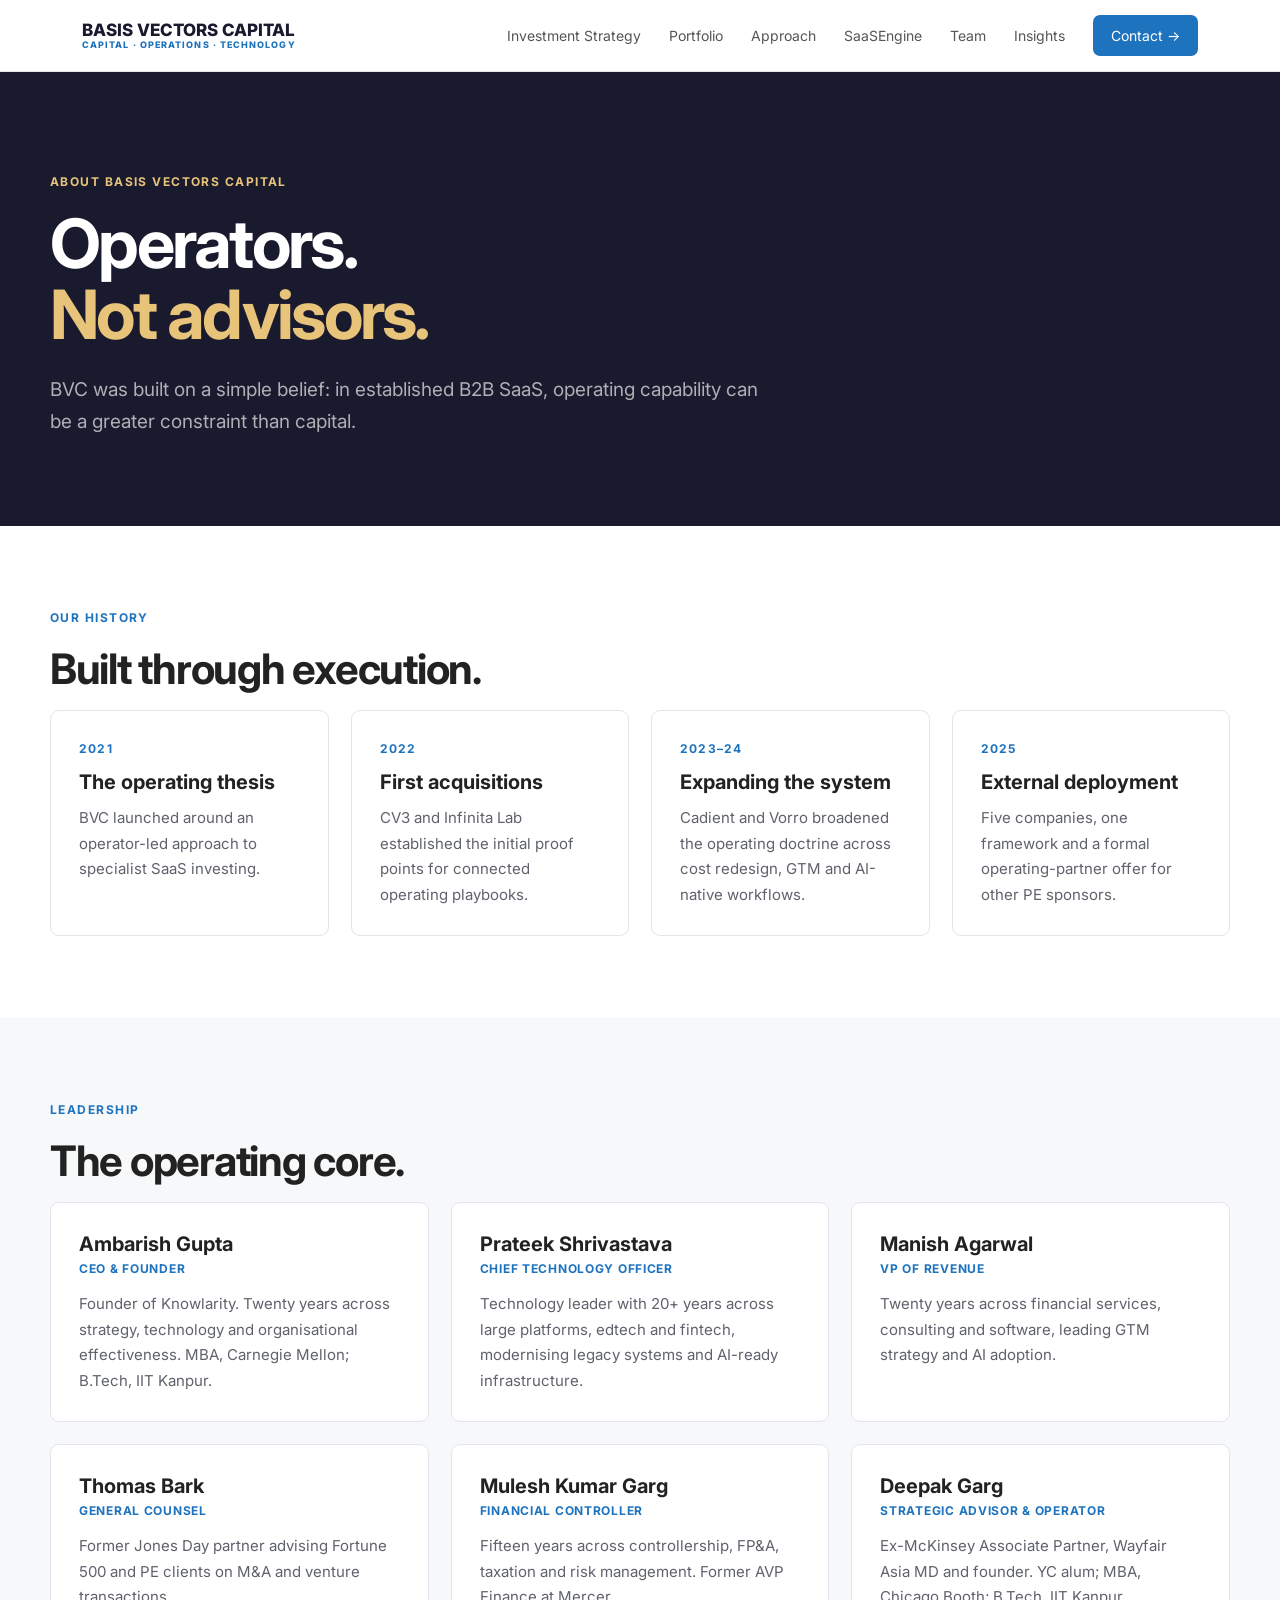
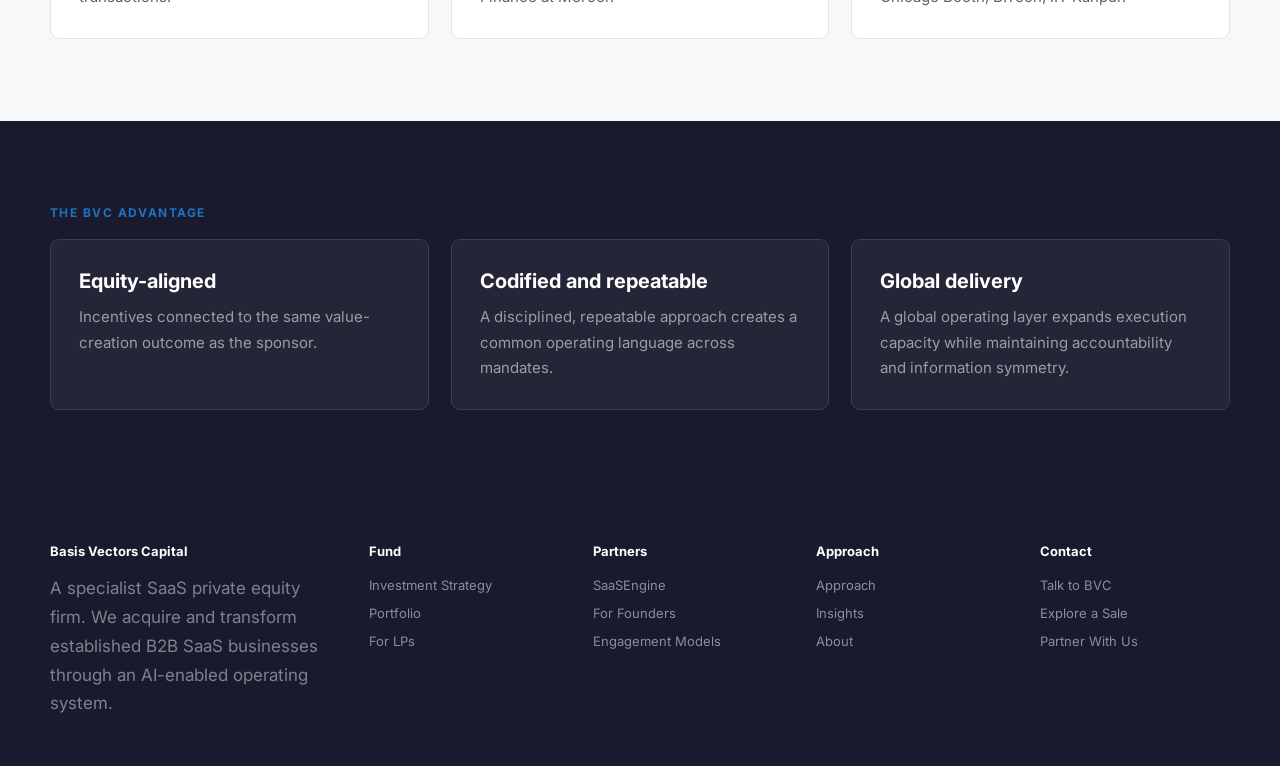
<file: about.html>
<!doctype html><html lang="en"><head><meta http-equiv="Cache-Control" content="no-cache, no-store, must-revalidate"><meta http-equiv="Pragma" content="no-cache"><meta http-equiv="Expires" content="0"><meta charset="utf-8"><meta name="viewport" content="width=device-width,initial-scale=1"><title>About | Basis Vectors Capital</title><link rel="preconnect" href="https://fonts.googleapis.com"><link href="https://fonts.googleapis.com/css2?family=Inter:wght@400;500;600;700;800&display=swap" rel="stylesheet"><link rel="stylesheet" href="site.css"></head><body><nav><div class="nav"><a class="logo" href="index.html">BASIS VECTORS CAPITAL<small>CAPITAL · OPERATIONS · TECHNOLOGY</small></a><a href="strategy.html">Investment Strategy</a><a href="portfolio.html?rev=3ead876">Portfolio</a><a href="approach.html">Approach</a><a href="https://bv-saasengine.bvc-marketin-7315.chatgpt.site">SaaSEngine</a><a href="team.html">Team</a><a href="insights.html">Insights</a><a class="cta" href="contact.html">Contact →</a></div></nav><header class="hero"><div class="wrap"><div class="eyebrow">About Basis Vectors Capital</div><h1>Operators.<br><em>Not advisors.</em></h1><p>BVC was built on a simple belief: in established B2B SaaS, operating capability can be a greater constraint than capital.</p></div></header><section><div class="wrap"><div class="eyebrow">Our history</div><h2>Built through execution.</h2><div class="grid4"><div class="card"><div class="num">2021</div><h3>The operating thesis</h3><p>BVC launched around an operator-led approach to specialist SaaS investing.</p></div><div class="card"><div class="num">2022</div><h3>First acquisitions</h3><p>CV3 and Infinita Lab established the initial proof points for connected operating playbooks.</p></div><div class="card"><div class="num">2023–24</div><h3>Expanding the system</h3><p>Cadient and Vorro broadened the operating doctrine across cost redesign, GTM and AI-native workflows.</p></div><div class="card"><div class="num">2025</div><h3>External deployment</h3><p>Five companies, one framework and a formal operating-partner offer for other PE sponsors.</p></div></div></div></section><section class="soft"><div class="wrap"><div class="eyebrow">Leadership</div><h2>The operating core.</h2><div class="grid3"><div class="card team-card"><h3>Ambarish Gupta</h3><p class="role">CEO &amp; Founder</p><p>Founder of Knowlarity. Twenty years across strategy, technology and organisational effectiveness. MBA, Carnegie Mellon; B.Tech, IIT Kanpur.</p></div><div class="card team-card"><h3>Prateek Shrivastava</h3><p class="role">Chief Technology Officer</p><p>Technology leader with 20+ years across large platforms, edtech and fintech, modernising legacy systems and AI-ready infrastructure.</p></div><div class="card team-card"><h3>Manish Agarwal</h3><p class="role">VP of Revenue</p><p>Twenty years across financial services, consulting and software, leading GTM strategy and AI adoption.</p></div><div class="card team-card"><h3>Thomas Bark</h3><p class="role">General Counsel</p><p>Former Jones Day partner advising Fortune 500 and PE clients on M&amp;A and venture transactions.</p></div><div class="card team-card"><h3>Mulesh Kumar Garg</h3><p class="role">Financial Controller</p><p>Fifteen years across controllership, FP&amp;A, taxation and risk management. Former AVP Finance at Mercer.</p></div><div class="card team-card"><h3>Deepak Garg</h3><p class="role">Strategic Advisor &amp; Operator</p><p>Ex-McKinsey Associate Partner, Wayfair Asia MD and founder. YC alum; MBA, Chicago Booth; B.Tech, IIT Kanpur.</p></div></div></div></section><section class="dark"><div class="wrap"><div class="eyebrow">The BVC advantage</div><div class="grid3"><div class="card"><h3>Equity-aligned</h3><p>Incentives connected to the same value-creation outcome as the sponsor.</p></div><div class="card"><h3>Codified and repeatable</h3><p>A disciplined, repeatable approach creates a common operating language across mandates.</p></div><div class="card"><h3>Global delivery</h3><p>A global operating layer expands execution capacity while maintaining accountability and information symmetry.</p></div></div></div></section><footer><div class="footer"><div><h4>Basis Vectors Capital</h4><p>A specialist SaaS private equity firm. We acquire and transform established B2B SaaS businesses through an AI-enabled operating system.</p></div><div><h4>Fund</h4><a href="strategy.html">Investment Strategy</a><a href="portfolio.html?rev=3ead876">Portfolio</a><a href="lps.html">For LPs</a></div><div><h4>Partners</h4><a href="https://bv-saasengine.bvc-marketin-7315.chatgpt.site">SaaSEngine</a><a href="founders.html">For Founders</a><a href="engagement-models.html">Engagement Models</a></div><div><h4>Approach</h4><a href="approach.html">Approach</a><a href="insights.html">Insights</a><a href="about.html">About</a></div><div><h4>Contact</h4><a href="contact.html">Talk to BVC</a><a href="founders.html">Explore a Sale</a><a href="https://bv-saasengine.bvc-marketin-7315.chatgpt.site">Partner With Us</a></div></div></footer></body></html>
</file>
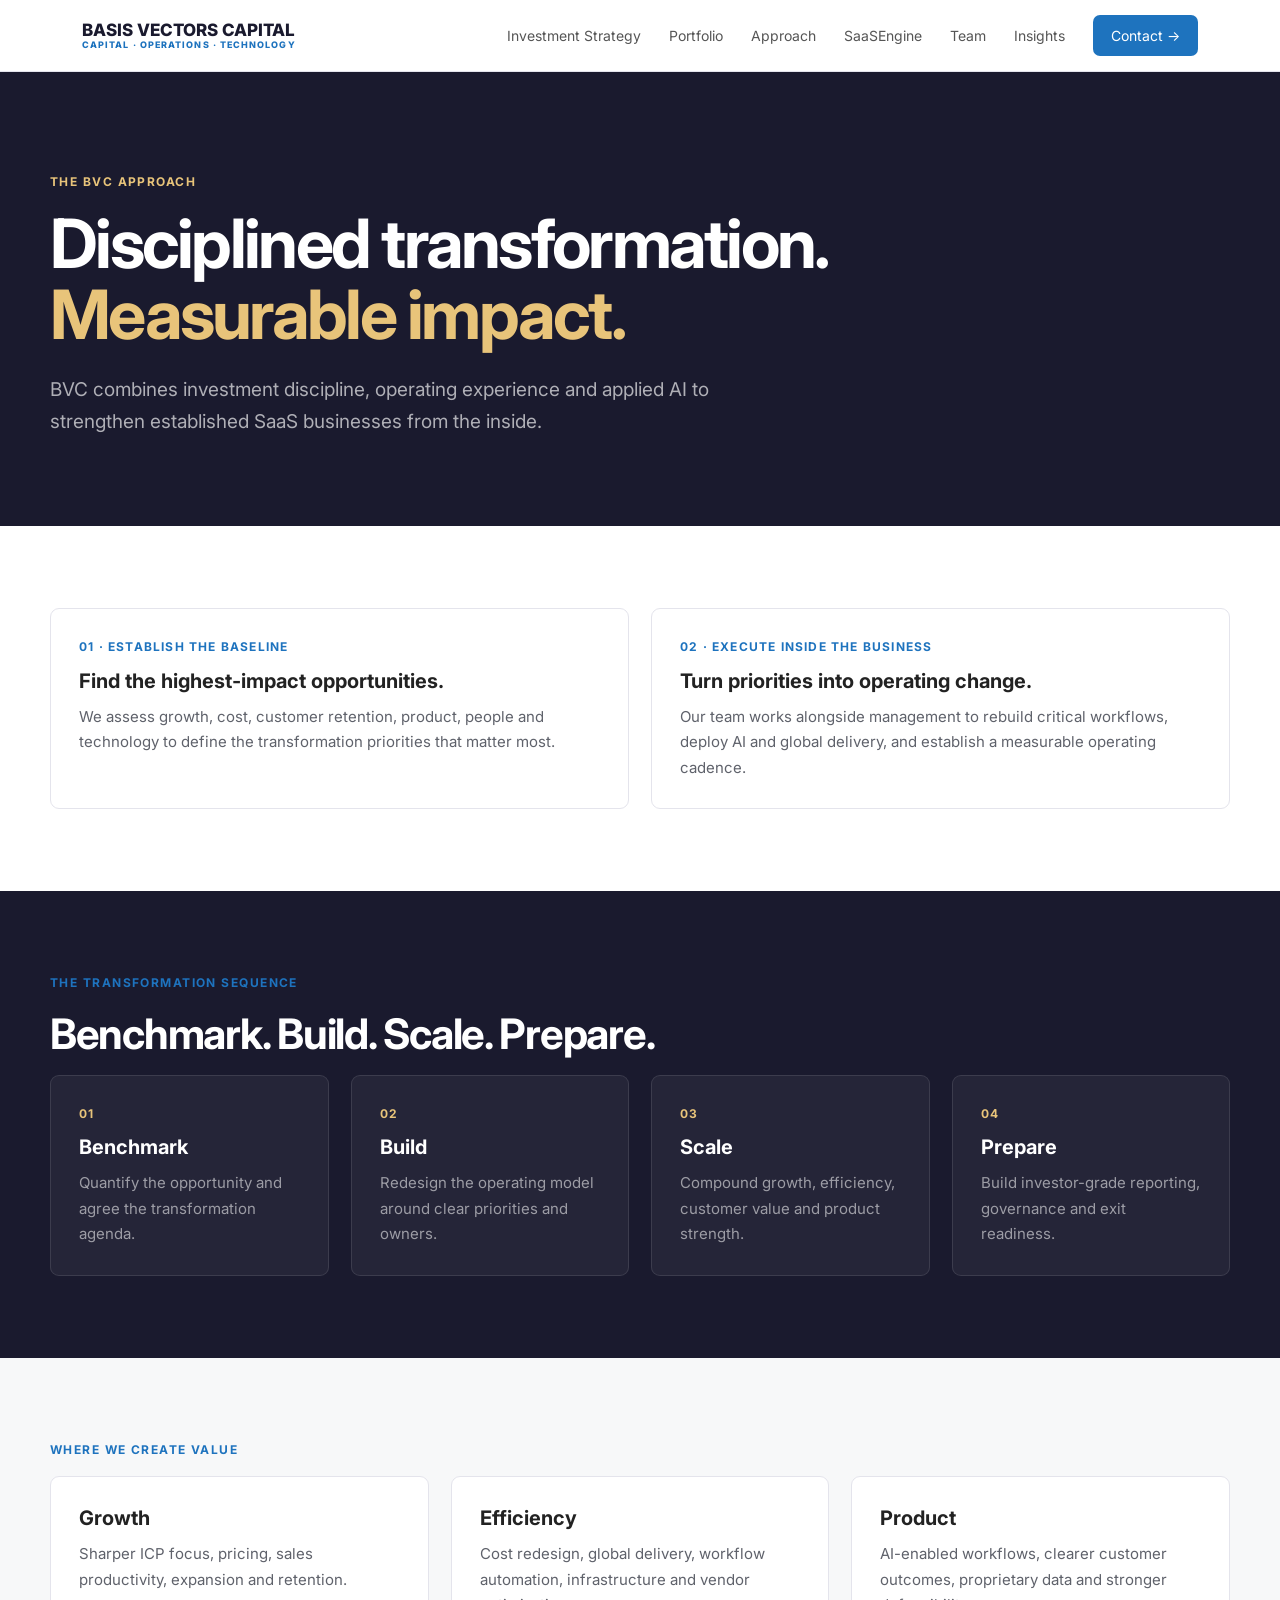
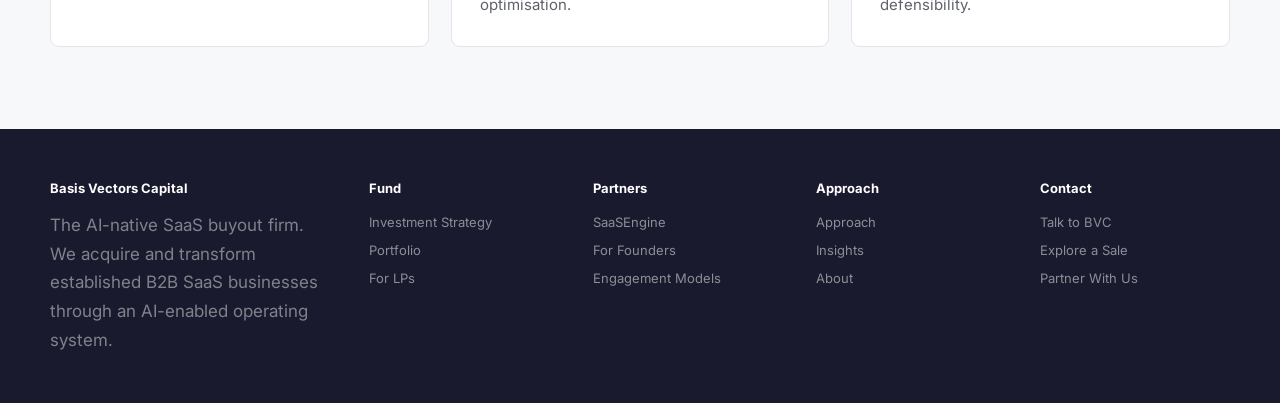
<file: approach.html>
<!doctype html><html lang="en"><head><meta http-equiv="Cache-Control" content="no-cache, no-store, must-revalidate"><meta http-equiv="Pragma" content="no-cache"><meta http-equiv="Expires" content="0"><meta charset="utf-8"><meta name="viewport" content="width=device-width,initial-scale=1"><title>Approach | Basis Vectors Capital</title><link rel="preconnect" href="https://fonts.googleapis.com"><link href="https://fonts.googleapis.com/css2?family=Inter:wght@400;500;600;700;800&display=swap" rel="stylesheet"><link rel="stylesheet" href="site.css"></head><body><nav><div class="nav"><a class="logo" href="index.html">BASIS VECTORS CAPITAL<small>CAPITAL · OPERATIONS · TECHNOLOGY</small></a><a href="strategy.html">Investment Strategy</a><a href="portfolio.html?rev=3ead876">Portfolio</a><a href="approach.html">Approach</a><a href="https://bv-saasengine.bvc-marketin-7315.chatgpt.site">SaaSEngine</a><a href="team.html">Team</a><a href="insights.html">Insights</a><a class="cta" href="contact.html">Contact →</a></div></nav><header class="hero"><div class="wrap"><div class="eyebrow">The BVC Approach</div><h1>Disciplined transformation.<br><em>Measurable impact.</em></h1><p>BVC combines investment discipline, operating experience and applied AI to strengthen established SaaS businesses from the inside.</p></div></header><section><div class="wrap"><div class="grid2"><div class="card"><div class="num">01 · ESTABLISH THE BASELINE</div><h3>Find the highest-impact opportunities.</h3><p>We assess growth, cost, customer retention, product, people and technology to define the transformation priorities that matter most.</p></div><div class="card"><div class="num">02 · EXECUTE INSIDE THE BUSINESS</div><h3>Turn priorities into operating change.</h3><p>Our team works alongside management to rebuild critical workflows, deploy AI and global delivery, and establish a measurable operating cadence.</p></div></div></div></section><section class="dark"><div class="wrap"><div class="eyebrow">The transformation sequence</div><h2>Benchmark. Build. Scale. Prepare.</h2><div class="grid4"><div class="card"><div class="num">01</div><h3>Benchmark</h3><p>Quantify the opportunity and agree the transformation agenda.</p></div><div class="card"><div class="num">02</div><h3>Build</h3><p>Redesign the operating model around clear priorities and owners.</p></div><div class="card"><div class="num">03</div><h3>Scale</h3><p>Compound growth, efficiency, customer value and product strength.</p></div><div class="card"><div class="num">04</div><h3>Prepare</h3><p>Build investor-grade reporting, governance and exit readiness.</p></div></div></div></section><section class="soft"><div class="wrap"><div class="eyebrow">Where we create value</div><div class="grid3"><div class="card"><h3>Growth</h3><p>Sharper ICP focus, pricing, sales productivity, expansion and retention.</p></div><div class="card"><h3>Efficiency</h3><p>Cost redesign, global delivery, workflow automation, infrastructure and vendor optimisation.</p></div><div class="card"><h3>Product</h3><p>AI-enabled workflows, clearer customer outcomes, proprietary data and stronger defensibility.</p></div></div></div></section><footer><div class="footer"><div><h4>Basis Vectors Capital</h4><p>The AI-native SaaS buyout firm. We acquire and transform established B2B SaaS businesses through an AI-enabled operating system.</p></div><div><h4>Fund</h4><a href="strategy.html">Investment Strategy</a><a href="portfolio.html?rev=3ead876">Portfolio</a><a href="lps.html">For LPs</a></div><div><h4>Partners</h4><a href="https://bv-saasengine.bvc-marketin-7315.chatgpt.site">SaaSEngine</a><a href="founders.html">For Founders</a><a href="engagement-models.html">Engagement Models</a></div><div><h4>Approach</h4><a href="approach.html">Approach</a><a href="insights.html">Insights</a><a href="about.html">About</a></div><div><h4>Contact</h4><a href="contact.html">Talk to BVC</a><a href="founders.html">Explore a Sale</a><a href="https://bv-saasengine.bvc-marketin-7315.chatgpt.site">Partner With Us</a></div></div></footer></body></html>
</file>
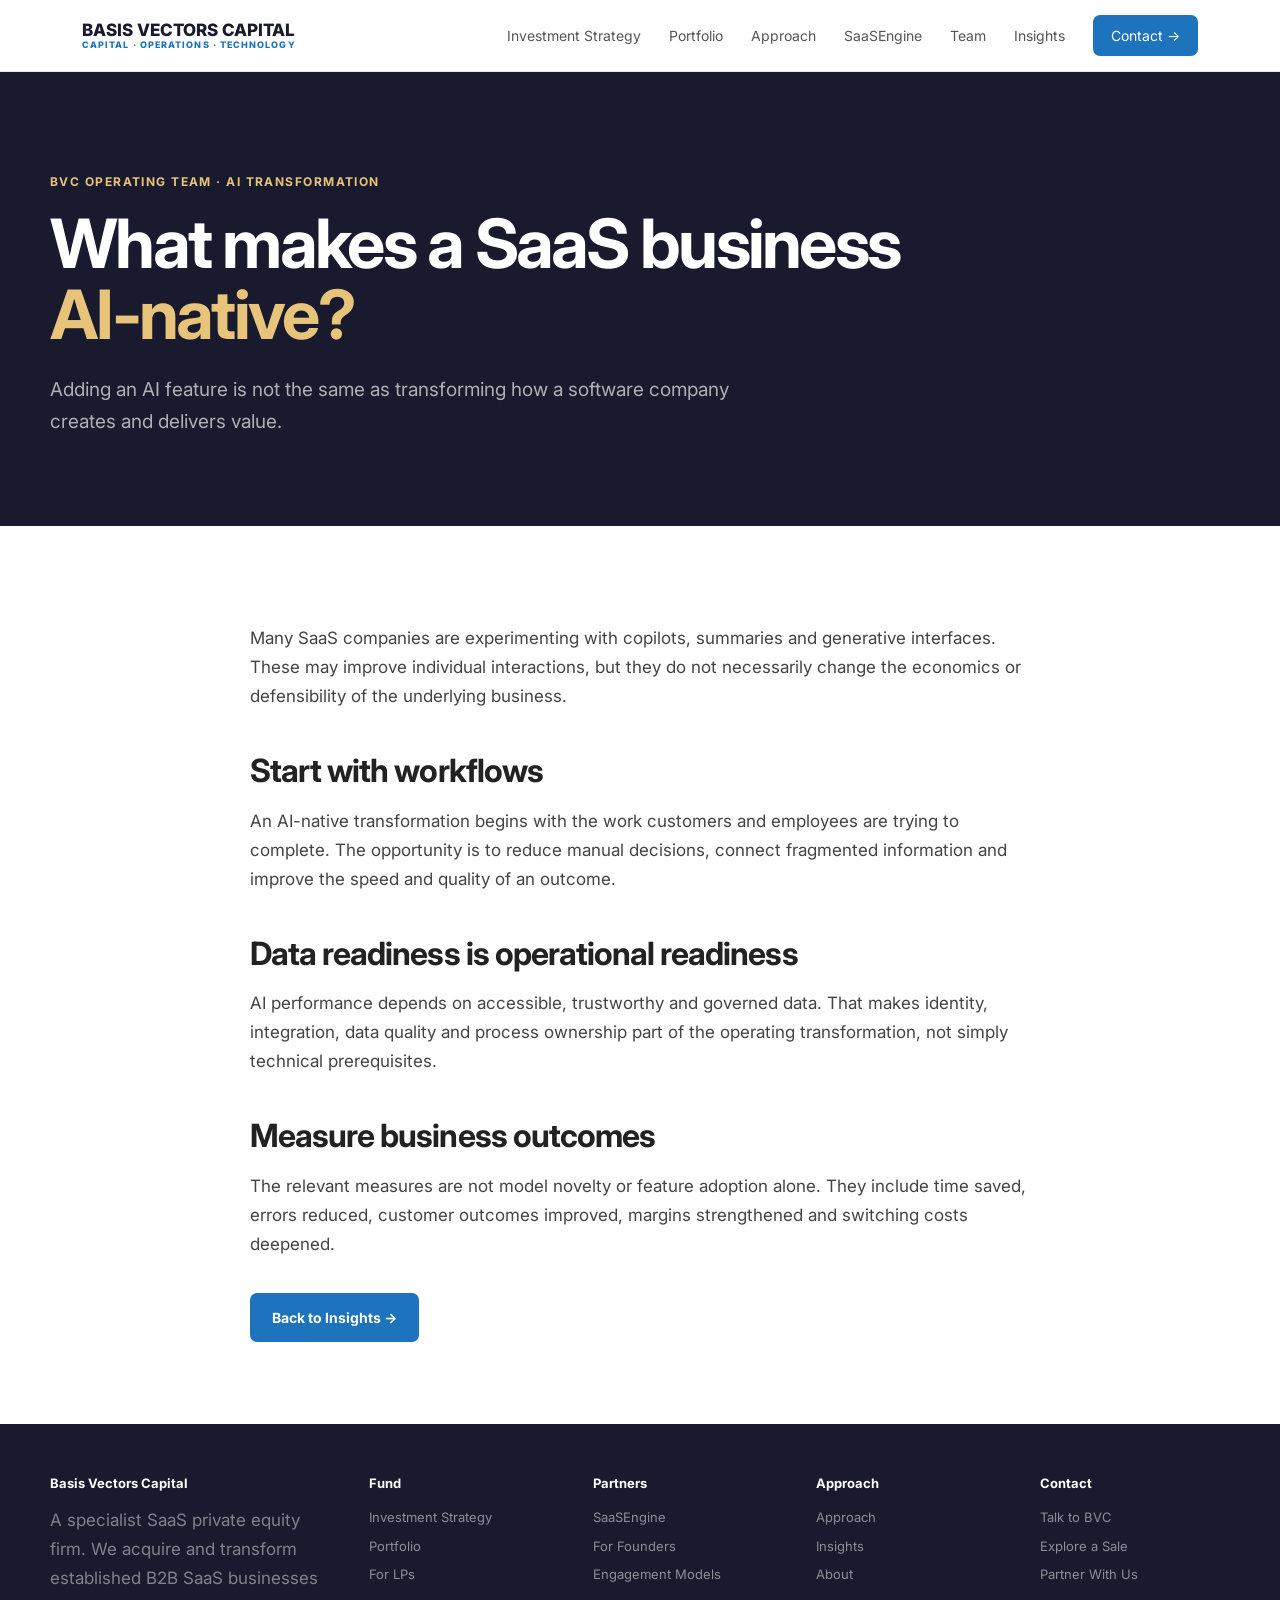
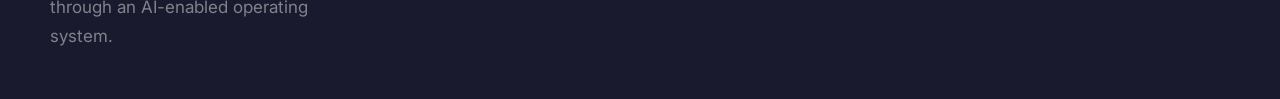
<file: article-ai-native.html>
<!doctype html><html lang="en"><head><meta http-equiv="Cache-Control" content="no-cache, no-store, must-revalidate"><meta http-equiv="Pragma" content="no-cache"><meta http-equiv="Expires" content="0"><meta charset="utf-8"><meta name="viewport" content="width=device-width,initial-scale=1"><title>What Makes a SaaS Business AI-Native | Basis Vectors Capital</title><link rel="preconnect" href="https://fonts.googleapis.com"><link href="https://fonts.googleapis.com/css2?family=Inter:wght@400;500;600;700;800&display=swap" rel="stylesheet"><link rel="stylesheet" href="site.css"></head><body><nav><div class="nav"><a class="logo" href="index.html">BASIS VECTORS CAPITAL<small>CAPITAL · OPERATIONS · TECHNOLOGY</small></a><a href="strategy.html">Investment Strategy</a><a href="portfolio.html?rev=3ead876">Portfolio</a><a href="approach.html">Approach</a><a href="https://bv-saasengine.bvc-marketin-7315.chatgpt.site">SaaSEngine</a><a href="team.html">Team</a><a href="insights.html">Insights</a><a class="cta" href="contact.html">Contact →</a></div></nav><header class="hero"><div class="wrap"><div class="eyebrow">BVC Operating Team · AI Transformation</div><h1>What makes a SaaS business<br><em>AI-native?</em></h1><p>Adding an AI feature is not the same as transforming how a software company creates and delivers value.</p></div></header><section><div class="wrap article-body"><p>Many SaaS companies are experimenting with copilots, summaries and generative interfaces. These may improve individual interactions, but they do not necessarily change the economics or defensibility of the underlying business.</p><h2>Start with workflows</h2><p>An AI-native transformation begins with the work customers and employees are trying to complete. The opportunity is to reduce manual decisions, connect fragmented information and improve the speed and quality of an outcome.</p><h2>Data readiness is operational readiness</h2><p>AI performance depends on accessible, trustworthy and governed data. That makes identity, integration, data quality and process ownership part of the operating transformation, not simply technical prerequisites.</p><h2>Measure business outcomes</h2><p>The relevant measures are not model novelty or feature adoption alone. They include time saved, errors reduced, customer outcomes improved, margins strengthened and switching costs deepened.</p><div class="actions"><a class="btn" href="insights.html">Back to Insights →</a></div></div></section><footer><div class="footer"><div><h4>Basis Vectors Capital</h4><p>A specialist SaaS private equity firm. We acquire and transform established B2B SaaS businesses through an AI-enabled operating system.</p></div><div><h4>Fund</h4><a href="strategy.html">Investment Strategy</a><a href="portfolio.html?rev=3ead876">Portfolio</a><a href="lps.html">For LPs</a></div><div><h4>Partners</h4><a href="https://bv-saasengine.bvc-marketin-7315.chatgpt.site">SaaSEngine</a><a href="founders.html">For Founders</a><a href="engagement-models.html">Engagement Models</a></div><div><h4>Approach</h4><a href="approach.html">Approach</a><a href="insights.html">Insights</a><a href="about.html">About</a></div><div><h4>Contact</h4><a href="contact.html">Talk to BVC</a><a href="founders.html">Explore a Sale</a><a href="https://bv-saasengine.bvc-marketin-7315.chatgpt.site">Partner With Us</a></div></div></footer></body></html>
</file>
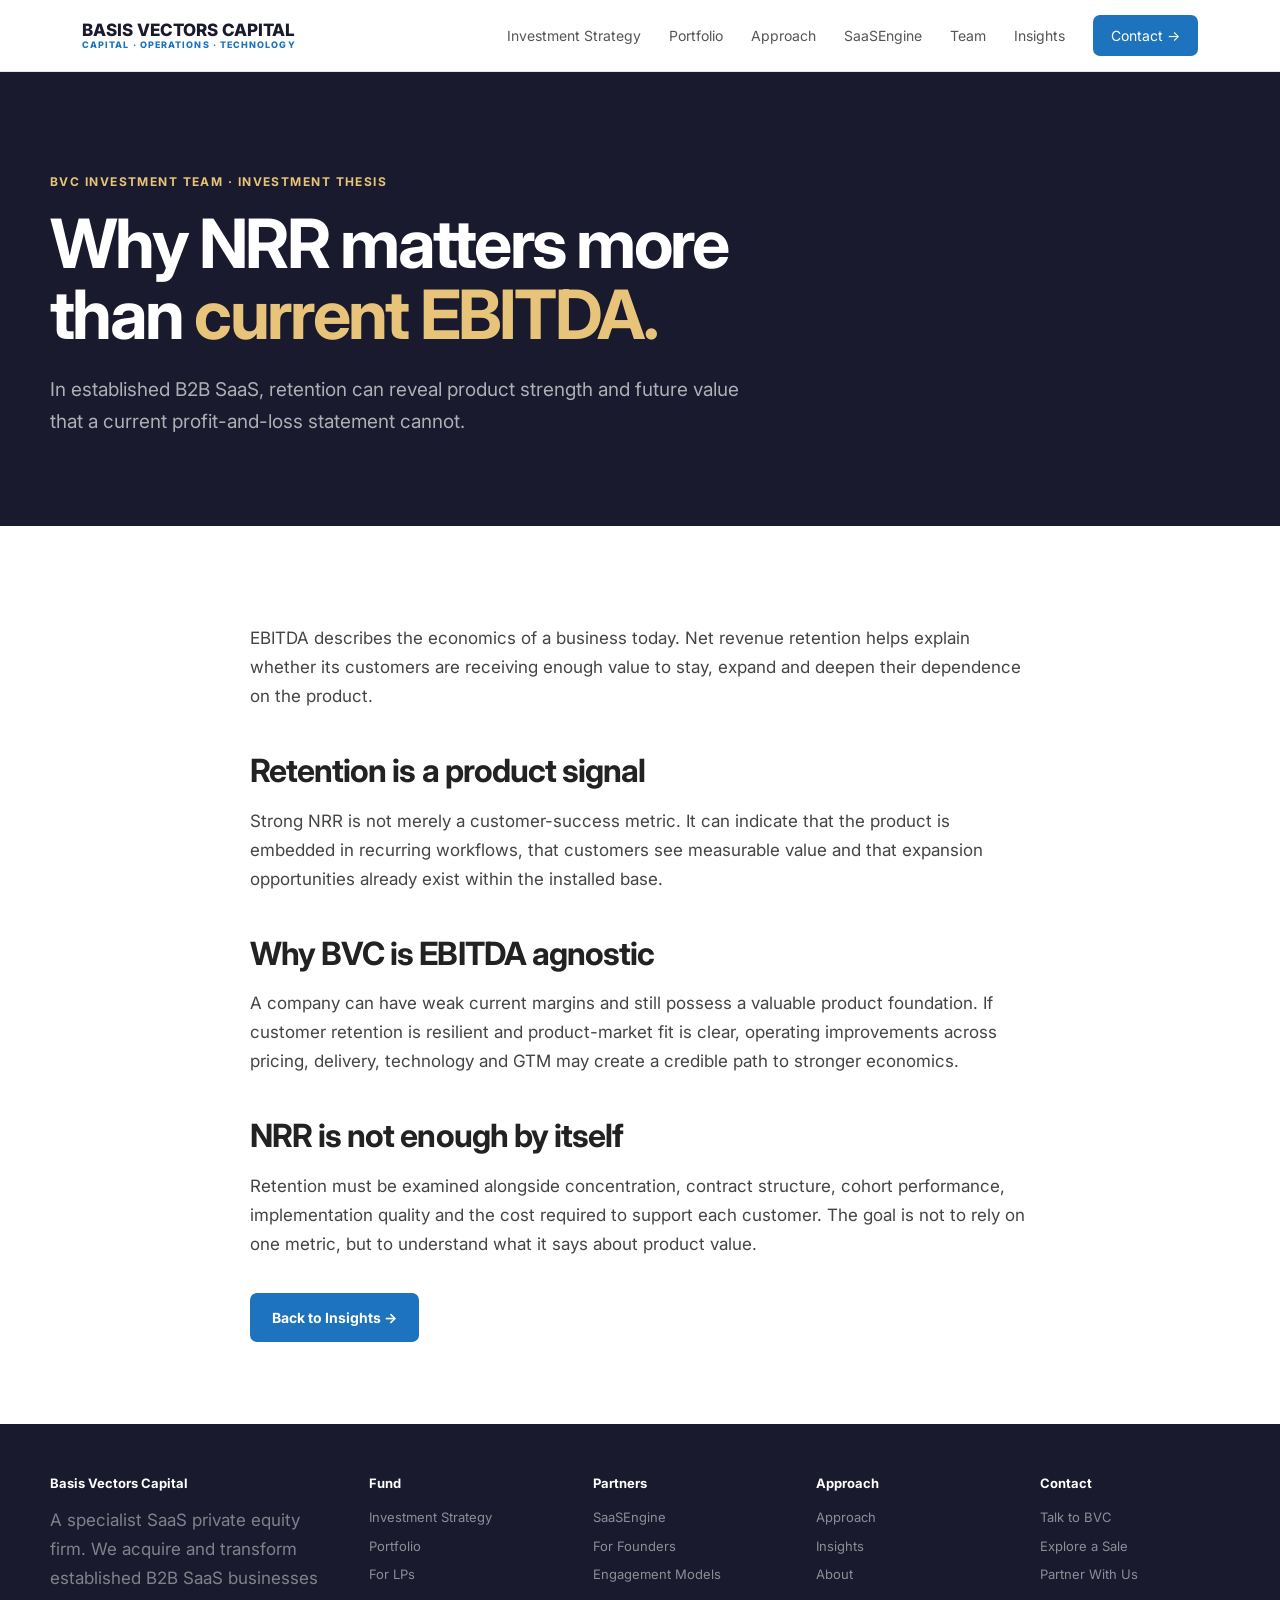
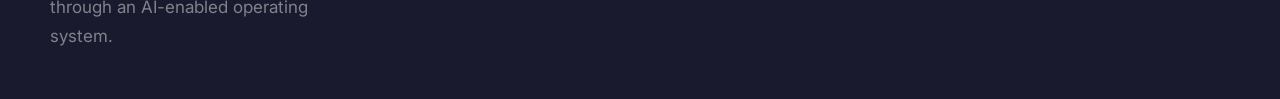
<file: article-nrr.html>
<!doctype html><html lang="en"><head><meta http-equiv="Cache-Control" content="no-cache, no-store, must-revalidate"><meta http-equiv="Pragma" content="no-cache"><meta http-equiv="Expires" content="0"><meta charset="utf-8"><meta name="viewport" content="width=device-width,initial-scale=1"><title>Why NRR Matters More Than Current EBITDA | Basis Vectors Capital</title><link rel="preconnect" href="https://fonts.googleapis.com"><link href="https://fonts.googleapis.com/css2?family=Inter:wght@400;500;600;700;800&display=swap" rel="stylesheet"><link rel="stylesheet" href="site.css"></head><body><nav><div class="nav"><a class="logo" href="index.html">BASIS VECTORS CAPITAL<small>CAPITAL · OPERATIONS · TECHNOLOGY</small></a><a href="strategy.html">Investment Strategy</a><a href="portfolio.html?rev=3ead876">Portfolio</a><a href="approach.html">Approach</a><a href="https://bv-saasengine.bvc-marketin-7315.chatgpt.site">SaaSEngine</a><a href="team.html">Team</a><a href="insights.html">Insights</a><a class="cta" href="contact.html">Contact →</a></div></nav><header class="hero"><div class="wrap"><div class="eyebrow">BVC Investment Team · Investment Thesis</div><h1>Why NRR matters more<br>than <em>current EBITDA.</em></h1><p>In established B2B SaaS, retention can reveal product strength and future value that a current profit-and-loss statement cannot.</p></div></header><section><div class="wrap article-body"><p>EBITDA describes the economics of a business today. Net revenue retention helps explain whether its customers are receiving enough value to stay, expand and deepen their dependence on the product.</p><h2>Retention is a product signal</h2><p>Strong NRR is not merely a customer-success metric. It can indicate that the product is embedded in recurring workflows, that customers see measurable value and that expansion opportunities already exist within the installed base.</p><h2>Why BVC is EBITDA agnostic</h2><p>A company can have weak current margins and still possess a valuable product foundation. If customer retention is resilient and product-market fit is clear, operating improvements across pricing, delivery, technology and GTM may create a credible path to stronger economics.</p><h2>NRR is not enough by itself</h2><p>Retention must be examined alongside concentration, contract structure, cohort performance, implementation quality and the cost required to support each customer. The goal is not to rely on one metric, but to understand what it says about product value.</p><div class="actions"><a class="btn" href="insights.html">Back to Insights →</a></div></div></section><footer><div class="footer"><div><h4>Basis Vectors Capital</h4><p>A specialist SaaS private equity firm. We acquire and transform established B2B SaaS businesses through an AI-enabled operating system.</p></div><div><h4>Fund</h4><a href="strategy.html">Investment Strategy</a><a href="portfolio.html?rev=3ead876">Portfolio</a><a href="lps.html">For LPs</a></div><div><h4>Partners</h4><a href="https://bv-saasengine.bvc-marketin-7315.chatgpt.site">SaaSEngine</a><a href="founders.html">For Founders</a><a href="engagement-models.html">Engagement Models</a></div><div><h4>Approach</h4><a href="approach.html">Approach</a><a href="insights.html">Insights</a><a href="about.html">About</a></div><div><h4>Contact</h4><a href="contact.html">Talk to BVC</a><a href="founders.html">Explore a Sale</a><a href="https://bv-saasengine.bvc-marketin-7315.chatgpt.site">Partner With Us</a></div></div></footer></body></html>
</file>
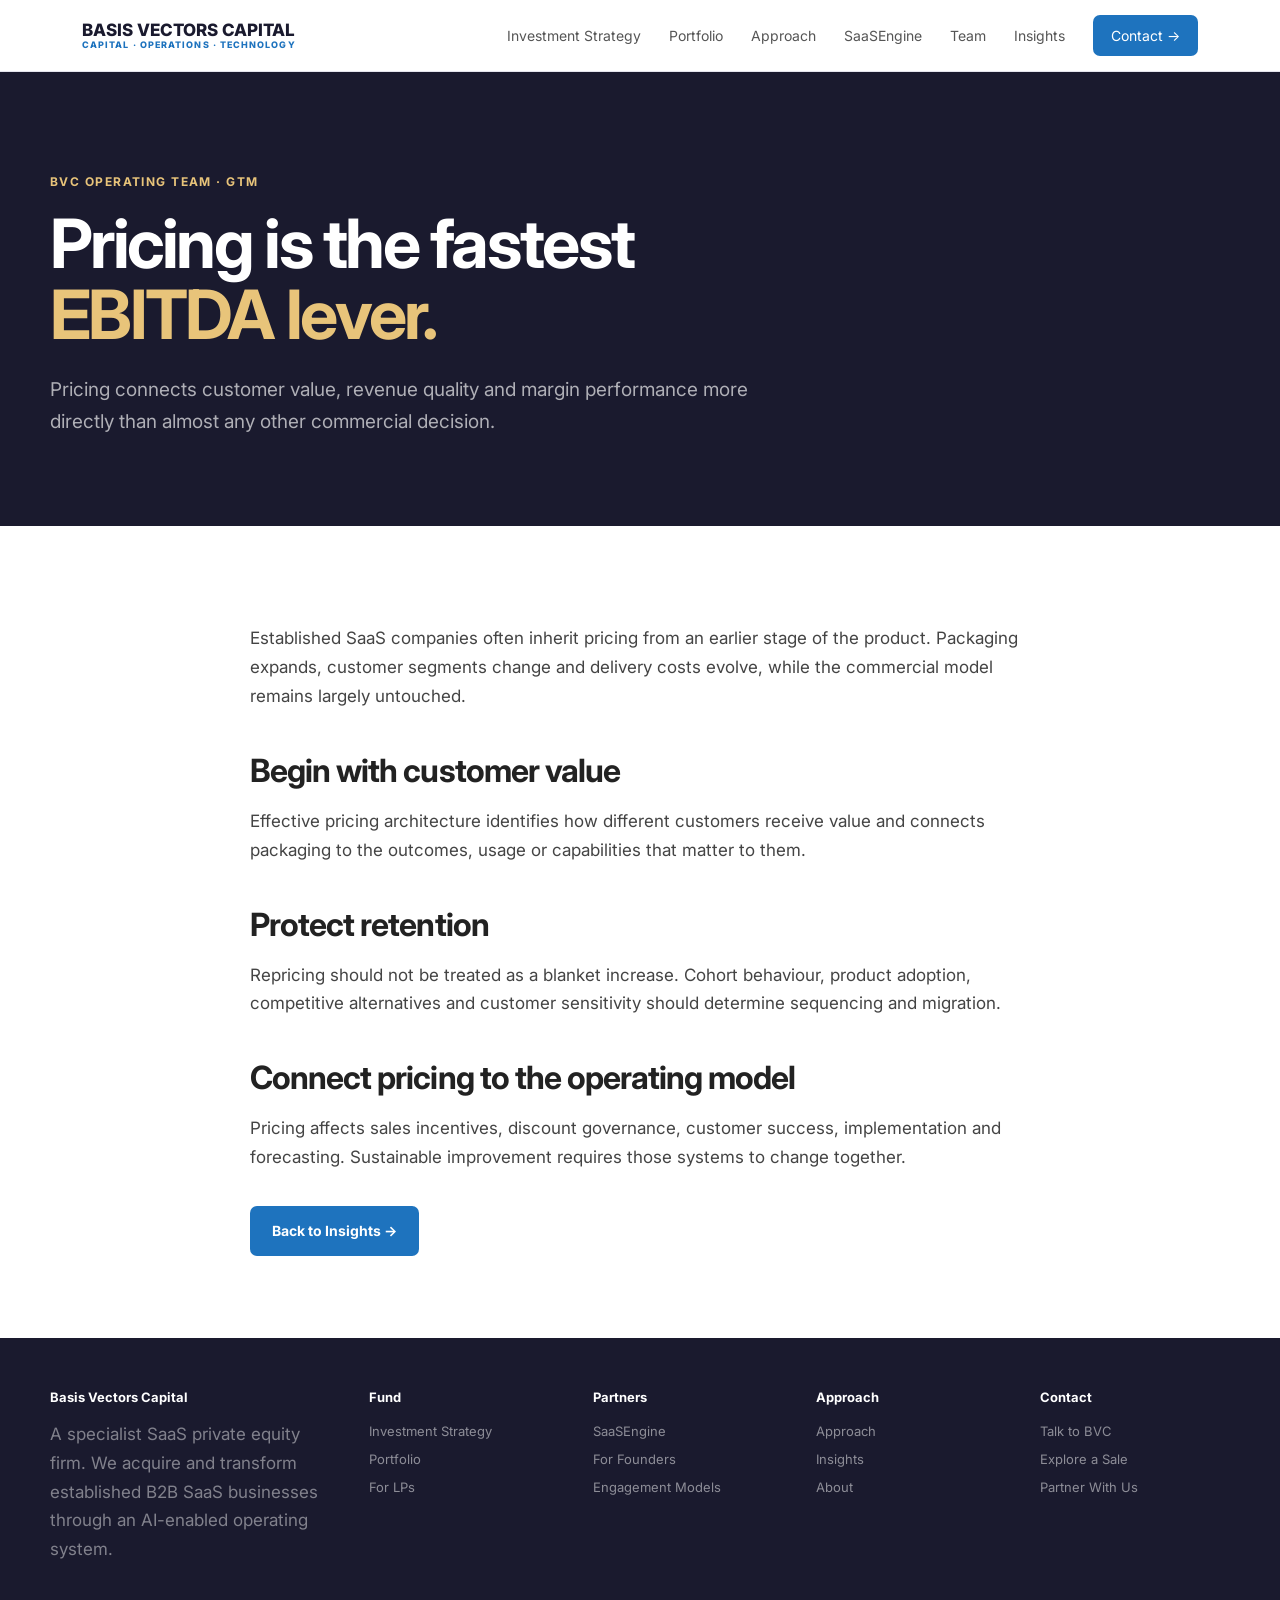
<file: article-pricing.html>
<!doctype html><html lang="en"><head><meta http-equiv="Cache-Control" content="no-cache, no-store, must-revalidate"><meta http-equiv="Pragma" content="no-cache"><meta http-equiv="Expires" content="0"><meta charset="utf-8"><meta name="viewport" content="width=device-width,initial-scale=1"><title>Pricing Is the Fastest EBITDA Lever | Basis Vectors Capital</title><link rel="preconnect" href="https://fonts.googleapis.com"><link href="https://fonts.googleapis.com/css2?family=Inter:wght@400;500;600;700;800&display=swap" rel="stylesheet"><link rel="stylesheet" href="site.css"></head><body><nav><div class="nav"><a class="logo" href="index.html">BASIS VECTORS CAPITAL<small>CAPITAL · OPERATIONS · TECHNOLOGY</small></a><a href="strategy.html">Investment Strategy</a><a href="portfolio.html?rev=3ead876">Portfolio</a><a href="approach.html">Approach</a><a href="https://bv-saasengine.bvc-marketin-7315.chatgpt.site">SaaSEngine</a><a href="team.html">Team</a><a href="insights.html">Insights</a><a class="cta" href="contact.html">Contact →</a></div></nav><header class="hero"><div class="wrap"><div class="eyebrow">BVC Operating Team · GTM</div><h1>Pricing is the fastest<br><em>EBITDA lever.</em></h1><p>Pricing connects customer value, revenue quality and margin performance more directly than almost any other commercial decision.</p></div></header><section><div class="wrap article-body"><p>Established SaaS companies often inherit pricing from an earlier stage of the product. Packaging expands, customer segments change and delivery costs evolve, while the commercial model remains largely untouched.</p><h2>Begin with customer value</h2><p>Effective pricing architecture identifies how different customers receive value and connects packaging to the outcomes, usage or capabilities that matter to them.</p><h2>Protect retention</h2><p>Repricing should not be treated as a blanket increase. Cohort behaviour, product adoption, competitive alternatives and customer sensitivity should determine sequencing and migration.</p><h2>Connect pricing to the operating model</h2><p>Pricing affects sales incentives, discount governance, customer success, implementation and forecasting. Sustainable improvement requires those systems to change together.</p><div class="actions"><a class="btn" href="insights.html">Back to Insights →</a></div></div></section><footer><div class="footer"><div><h4>Basis Vectors Capital</h4><p>A specialist SaaS private equity firm. We acquire and transform established B2B SaaS businesses through an AI-enabled operating system.</p></div><div><h4>Fund</h4><a href="strategy.html">Investment Strategy</a><a href="portfolio.html?rev=3ead876">Portfolio</a><a href="lps.html">For LPs</a></div><div><h4>Partners</h4><a href="https://bv-saasengine.bvc-marketin-7315.chatgpt.site">SaaSEngine</a><a href="founders.html">For Founders</a><a href="engagement-models.html">Engagement Models</a></div><div><h4>Approach</h4><a href="approach.html">Approach</a><a href="insights.html">Insights</a><a href="about.html">About</a></div><div><h4>Contact</h4><a href="contact.html">Talk to BVC</a><a href="founders.html">Explore a Sale</a><a href="https://bv-saasengine.bvc-marketin-7315.chatgpt.site">Partner With Us</a></div></div></footer></body></html>
</file>
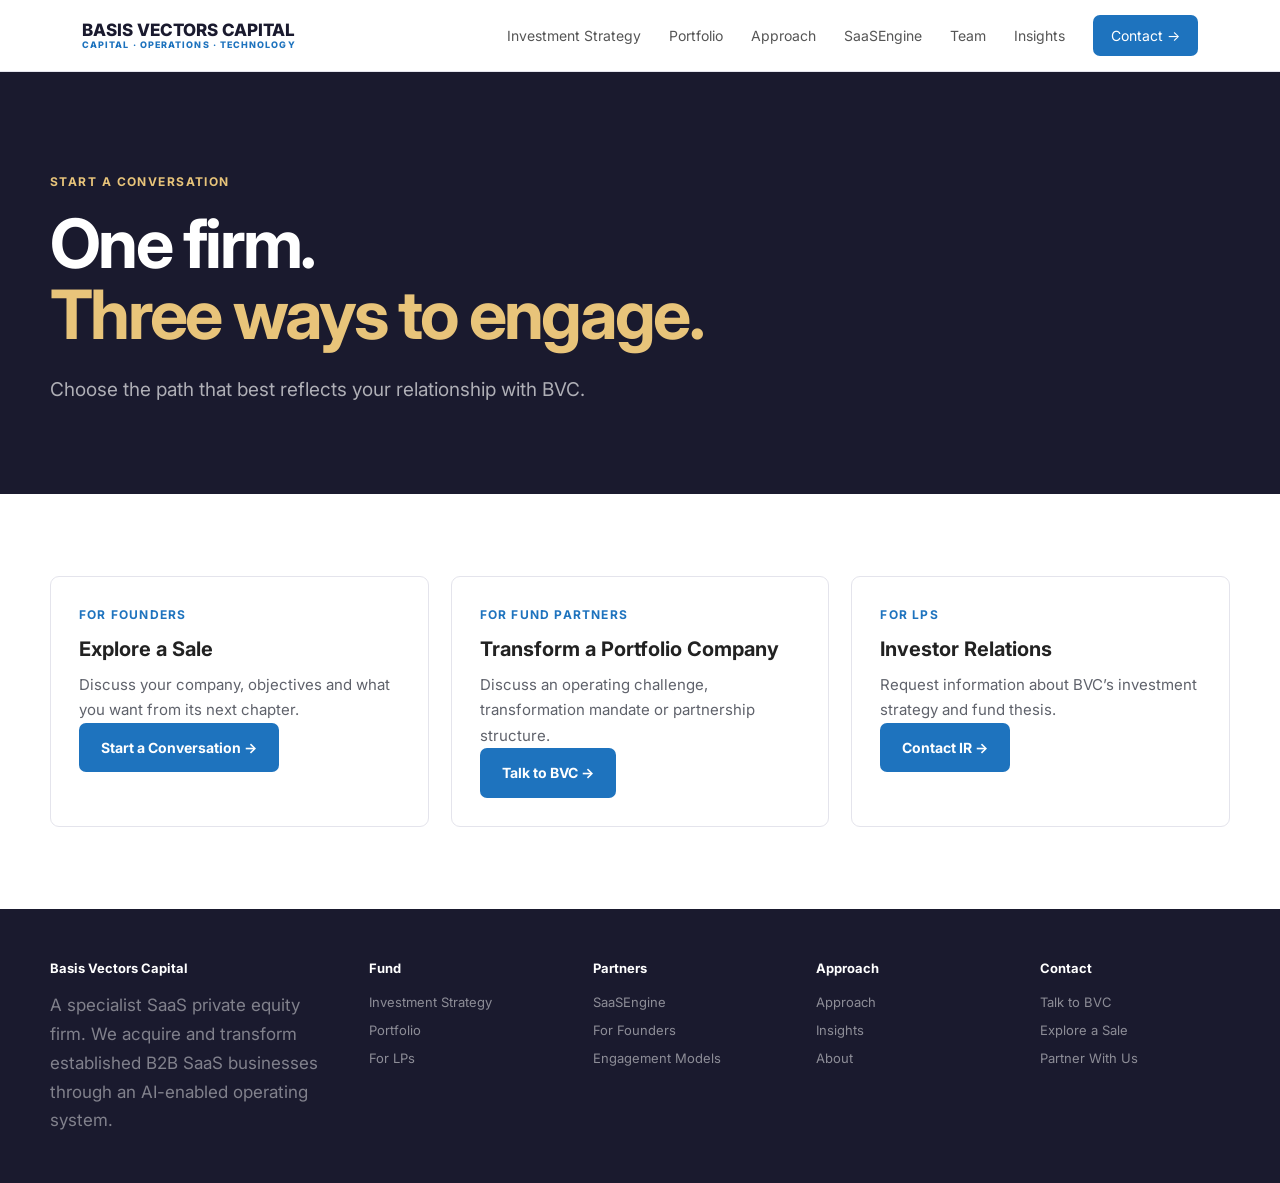
<file: contact.html>
<!doctype html><html lang="en"><head><meta http-equiv="Cache-Control" content="no-cache, no-store, must-revalidate"><meta http-equiv="Pragma" content="no-cache"><meta http-equiv="Expires" content="0"><meta charset="utf-8"><meta name="viewport" content="width=device-width,initial-scale=1"><title>Contact | Basis Vectors Capital</title><link rel="preconnect" href="https://fonts.googleapis.com"><link href="https://fonts.googleapis.com/css2?family=Inter:wght@400;500;600;700;800&display=swap" rel="stylesheet"><link rel="stylesheet" href="site.css"></head><body><nav><div class="nav"><a class="logo" href="index.html">BASIS VECTORS CAPITAL<small>CAPITAL · OPERATIONS · TECHNOLOGY</small></a><a href="strategy.html">Investment Strategy</a><a href="portfolio.html?rev=3ead876">Portfolio</a><a href="approach.html">Approach</a><a href="https://bv-saasengine.bvc-marketin-7315.chatgpt.site">SaaSEngine</a><a href="team.html">Team</a><a href="insights.html">Insights</a><a class="cta" href="contact.html">Contact →</a></div></nav><header class="hero"><div class="wrap"><div class="eyebrow">Start a Conversation</div><h1>One firm.<br><em>Three ways to engage.</em></h1><p>Choose the path that best reflects your relationship with BVC.</p></div></header><section><div class="wrap"><div class="grid3"><div class="card"><div class="num">FOR FOUNDERS</div><h3>Explore a Sale</h3><p>Discuss your company, objectives and what you want from its next chapter.</p><a class="btn" href="mailto:info@basisvectors.com?subject=Founder%20Conversation">Start a Conversation →</a></div><div class="card"><div class="num">FOR FUND PARTNERS</div><h3>Transform a Portfolio Company</h3><p>Discuss an operating challenge, transformation mandate or partnership structure.</p><a class="btn" href="mailto:info@basisvectors.com?subject=Fund%20Partnership">Talk to BVC →</a></div><div class="card"><div class="num">FOR LPS</div><h3>Investor Relations</h3><p>Request information about BVC’s investment strategy and fund thesis.</p><a class="btn" href="mailto:info@basisvectors.com?subject=Investor%20Relations">Contact IR →</a></div></div></div></section><footer><div class="footer"><div><h4>Basis Vectors Capital</h4><p>A specialist SaaS private equity firm. We acquire and transform established B2B SaaS businesses through an AI-enabled operating system.</p></div><div><h4>Fund</h4><a href="strategy.html">Investment Strategy</a><a href="portfolio.html?rev=3ead876">Portfolio</a><a href="lps.html">For LPs</a></div><div><h4>Partners</h4><a href="https://bv-saasengine.bvc-marketin-7315.chatgpt.site">SaaSEngine</a><a href="founders.html">For Founders</a><a href="engagement-models.html">Engagement Models</a></div><div><h4>Approach</h4><a href="approach.html">Approach</a><a href="insights.html">Insights</a><a href="about.html">About</a></div><div><h4>Contact</h4><a href="contact.html">Talk to BVC</a><a href="founders.html">Explore a Sale</a><a href="https://bv-saasengine.bvc-marketin-7315.chatgpt.site">Partner With Us</a></div></div></footer></body></html>
</file>
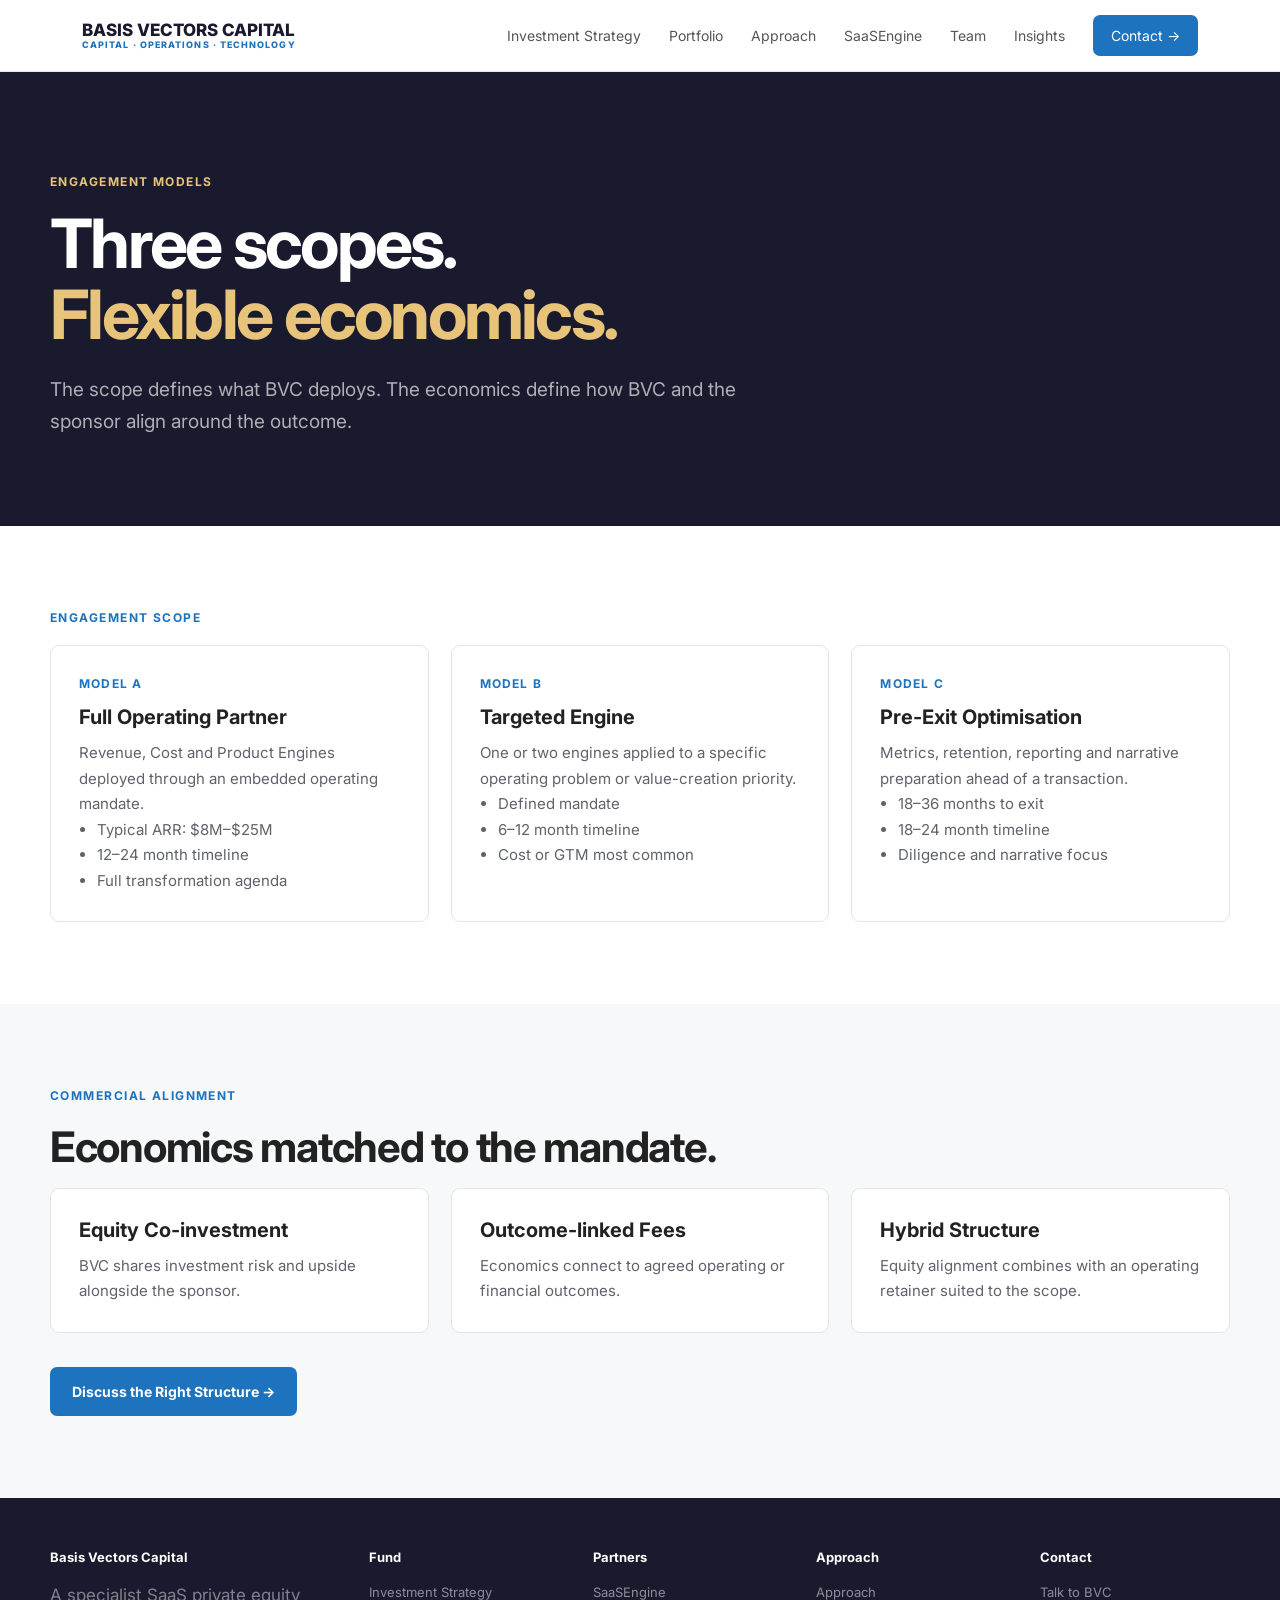
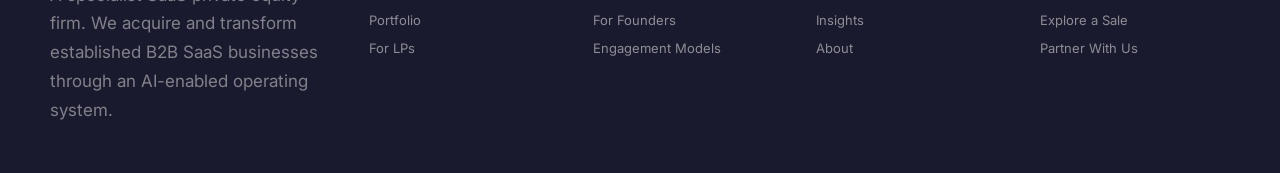
<file: engagement-models.html>
<!doctype html><html lang="en"><head><meta http-equiv="Cache-Control" content="no-cache, no-store, must-revalidate"><meta http-equiv="Pragma" content="no-cache"><meta http-equiv="Expires" content="0"><meta charset="utf-8"><meta name="viewport" content="width=device-width,initial-scale=1"><title>Engagement Models | Basis Vectors Capital</title><link rel="preconnect" href="https://fonts.googleapis.com"><link href="https://fonts.googleapis.com/css2?family=Inter:wght@400;500;600;700;800&display=swap" rel="stylesheet"><link rel="stylesheet" href="site.css"></head><body><nav><div class="nav"><a class="logo" href="index.html">BASIS VECTORS CAPITAL<small>CAPITAL · OPERATIONS · TECHNOLOGY</small></a><a href="strategy.html">Investment Strategy</a><a href="portfolio.html?rev=3ead876">Portfolio</a><a href="approach.html">Approach</a><a href="https://bv-saasengine.bvc-marketin-7315.chatgpt.site">SaaSEngine</a><a href="team.html">Team</a><a href="insights.html">Insights</a><a class="cta" href="contact.html">Contact →</a></div></nav><header class="hero"><div class="wrap"><div class="eyebrow">Engagement Models</div><h1>Three scopes.<br><em>Flexible economics.</em></h1><p>The scope defines what BVC deploys. The economics define how BVC and the sponsor align around the outcome.</p></div></header><section><div class="wrap"><div class="eyebrow">Engagement scope</div><div class="grid3"><div class="card"><div class="num">MODEL A</div><h3>Full Operating Partner</h3><p>Revenue, Cost and Product Engines deployed through an embedded operating mandate.</p><ul><li>Typical ARR: $8M–$25M</li><li>12–24 month timeline</li><li>Full transformation agenda</li></ul></div><div class="card"><div class="num">MODEL B</div><h3>Targeted Engine</h3><p>One or two engines applied to a specific operating problem or value-creation priority.</p><ul><li>Defined mandate</li><li>6–12 month timeline</li><li>Cost or GTM most common</li></ul></div><div class="card"><div class="num">MODEL C</div><h3>Pre-Exit Optimisation</h3><p>Metrics, retention, reporting and narrative preparation ahead of a transaction.</p><ul><li>18–36 months to exit</li><li>18–24 month timeline</li><li>Diligence and narrative focus</li></ul></div></div></div></section><section class="soft"><div class="wrap"><div class="eyebrow">Commercial alignment</div><h2>Economics matched to the mandate.</h2><div class="grid3"><div class="card"><h3>Equity Co-investment</h3><p>BVC shares investment risk and upside alongside the sponsor.</p></div><div class="card"><h3>Outcome-linked Fees</h3><p>Economics connect to agreed operating or financial outcomes.</p></div><div class="card"><h3>Hybrid Structure</h3><p>Equity alignment combines with an operating retainer suited to the scope.</p></div></div><div class="actions"><a class="btn" href="contact.html">Discuss the Right Structure →</a></div></div></section><footer><div class="footer"><div><h4>Basis Vectors Capital</h4><p>A specialist SaaS private equity firm. We acquire and transform established B2B SaaS businesses through an AI-enabled operating system.</p></div><div><h4>Fund</h4><a href="strategy.html">Investment Strategy</a><a href="portfolio.html?rev=3ead876">Portfolio</a><a href="lps.html">For LPs</a></div><div><h4>Partners</h4><a href="https://bv-saasengine.bvc-marketin-7315.chatgpt.site">SaaSEngine</a><a href="founders.html">For Founders</a><a href="engagement-models.html">Engagement Models</a></div><div><h4>Approach</h4><a href="approach.html">Approach</a><a href="insights.html">Insights</a><a href="about.html">About</a></div><div><h4>Contact</h4><a href="contact.html">Talk to BVC</a><a href="founders.html">Explore a Sale</a><a href="https://bv-saasengine.bvc-marketin-7315.chatgpt.site">Partner With Us</a></div></div></footer></body></html>
</file>
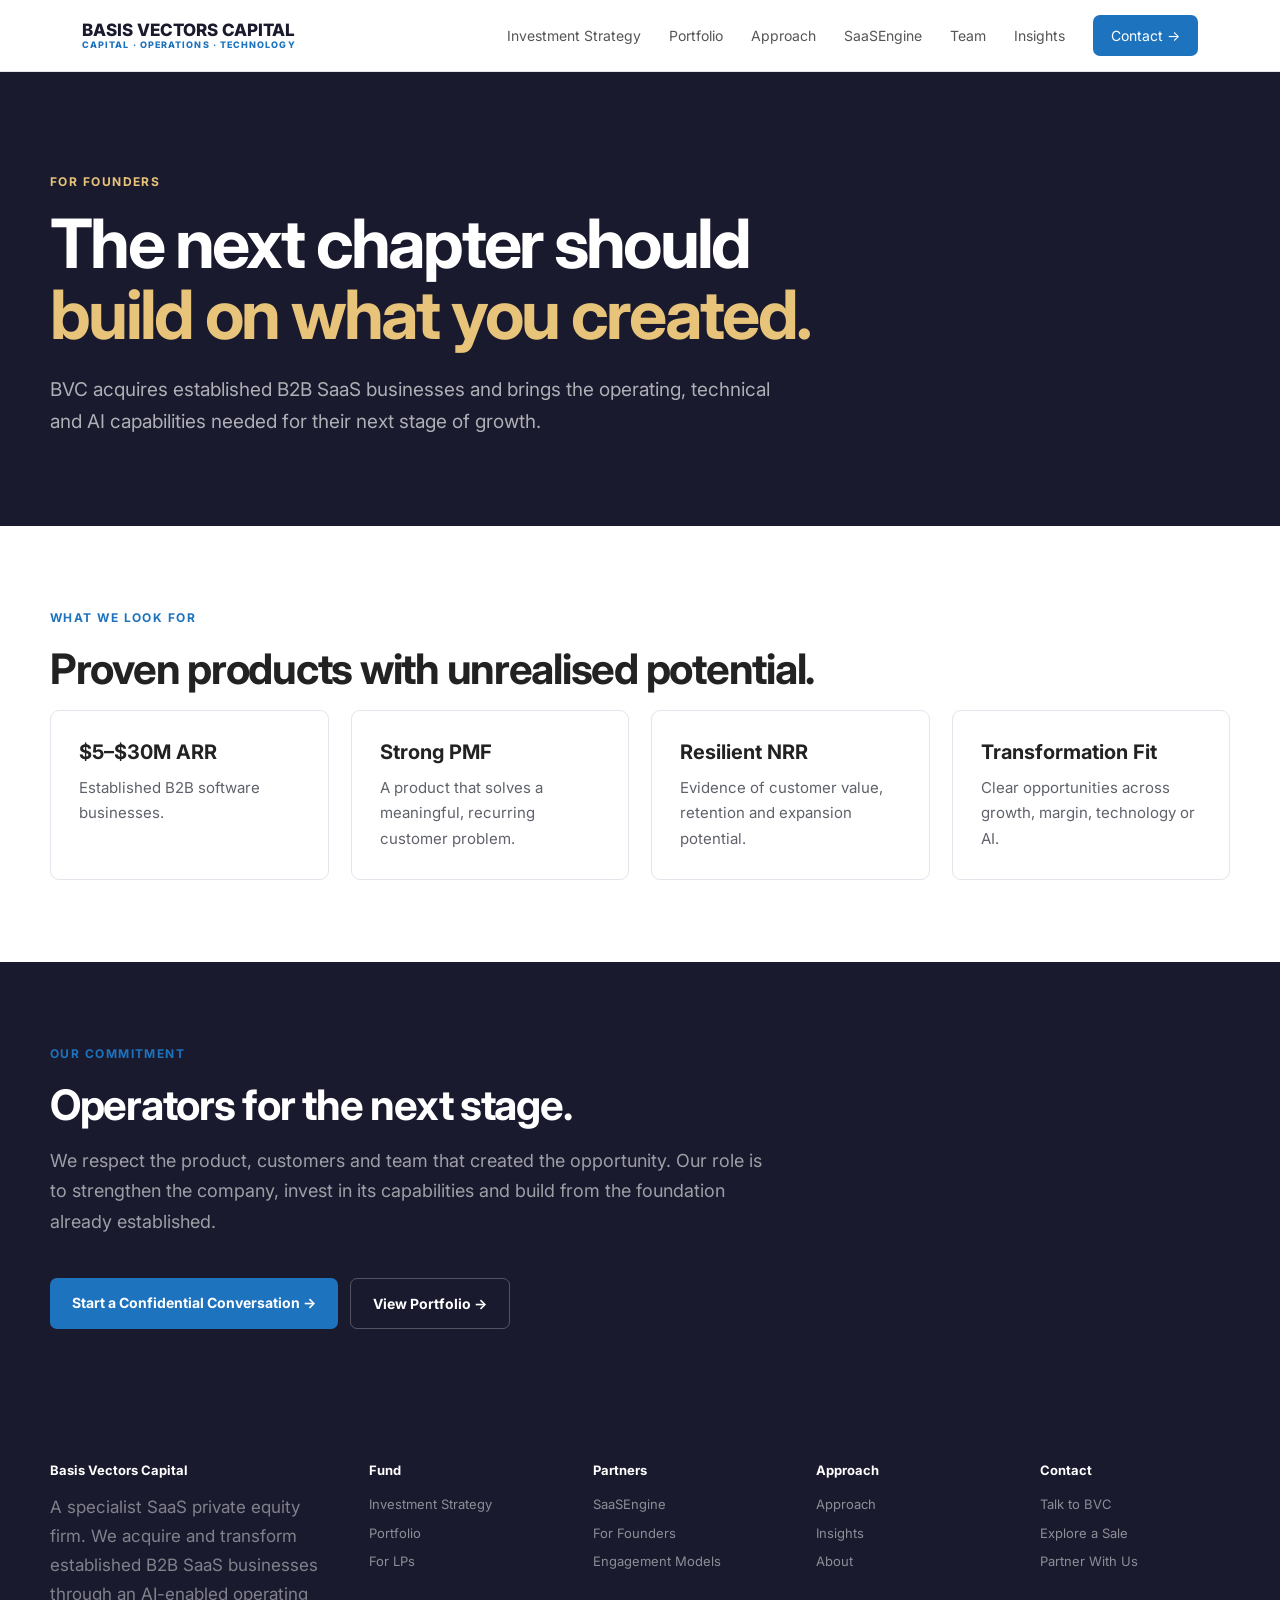
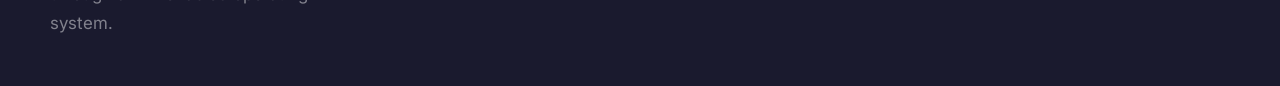
<file: founders.html>
<!doctype html><html lang="en"><head><meta http-equiv="Cache-Control" content="no-cache, no-store, must-revalidate"><meta http-equiv="Pragma" content="no-cache"><meta http-equiv="Expires" content="0"><meta charset="utf-8"><meta name="viewport" content="width=device-width,initial-scale=1"><title>For Founders | Basis Vectors Capital</title><link rel="preconnect" href="https://fonts.googleapis.com"><link href="https://fonts.googleapis.com/css2?family=Inter:wght@400;500;600;700;800&display=swap" rel="stylesheet"><link rel="stylesheet" href="site.css"></head><body><nav><div class="nav"><a class="logo" href="index.html">BASIS VECTORS CAPITAL<small>CAPITAL · OPERATIONS · TECHNOLOGY</small></a><a href="strategy.html">Investment Strategy</a><a href="portfolio.html?rev=3ead876">Portfolio</a><a href="approach.html">Approach</a><a href="https://bv-saasengine.bvc-marketin-7315.chatgpt.site">SaaSEngine</a><a href="team.html">Team</a><a href="insights.html">Insights</a><a class="cta" href="contact.html">Contact →</a></div></nav><header class="hero"><div class="wrap"><div class="eyebrow">For Founders</div><h1>The next chapter should<br><em>build on what you created.</em></h1><p>BVC acquires established B2B SaaS businesses and brings the operating, technical and AI capabilities needed for their next stage of growth.</p></div></header><section><div class="wrap"><div class="eyebrow">What we look for</div><h2>Proven products with unrealised potential.</h2><div class="grid4"><div class="card"><h3>$5–$30M ARR</h3><p>Established B2B software businesses.</p></div><div class="card"><h3>Strong PMF</h3><p>A product that solves a meaningful, recurring customer problem.</p></div><div class="card"><h3>Resilient NRR</h3><p>Evidence of customer value, retention and expansion potential.</p></div><div class="card"><h3>Transformation Fit</h3><p>Clear opportunities across growth, margin, technology or AI.</p></div></div></div></section><section class="dark"><div class="wrap"><div class="eyebrow">Our commitment</div><h2>Operators for the next stage.</h2><p class="lead">We respect the product, customers and team that created the opportunity. Our role is to strengthen the company, invest in its capabilities and build from the foundation already established.</p><div class="actions"><a class="btn" href="contact.html">Start a Confidential Conversation →</a><a class="btn alt" href="portfolio.html?rev=3ead876">View Portfolio →</a></div></div></section><footer><div class="footer"><div><h4>Basis Vectors Capital</h4><p>A specialist SaaS private equity firm. We acquire and transform established B2B SaaS businesses through an AI-enabled operating system.</p></div><div><h4>Fund</h4><a href="strategy.html">Investment Strategy</a><a href="portfolio.html?rev=3ead876">Portfolio</a><a href="lps.html">For LPs</a></div><div><h4>Partners</h4><a href="https://bv-saasengine.bvc-marketin-7315.chatgpt.site">SaaSEngine</a><a href="founders.html">For Founders</a><a href="engagement-models.html">Engagement Models</a></div><div><h4>Approach</h4><a href="approach.html">Approach</a><a href="insights.html">Insights</a><a href="about.html">About</a></div><div><h4>Contact</h4><a href="contact.html">Talk to BVC</a><a href="founders.html">Explore a Sale</a><a href="https://bv-saasengine.bvc-marketin-7315.chatgpt.site">Partner With Us</a></div></div></footer></body></html>
</file>
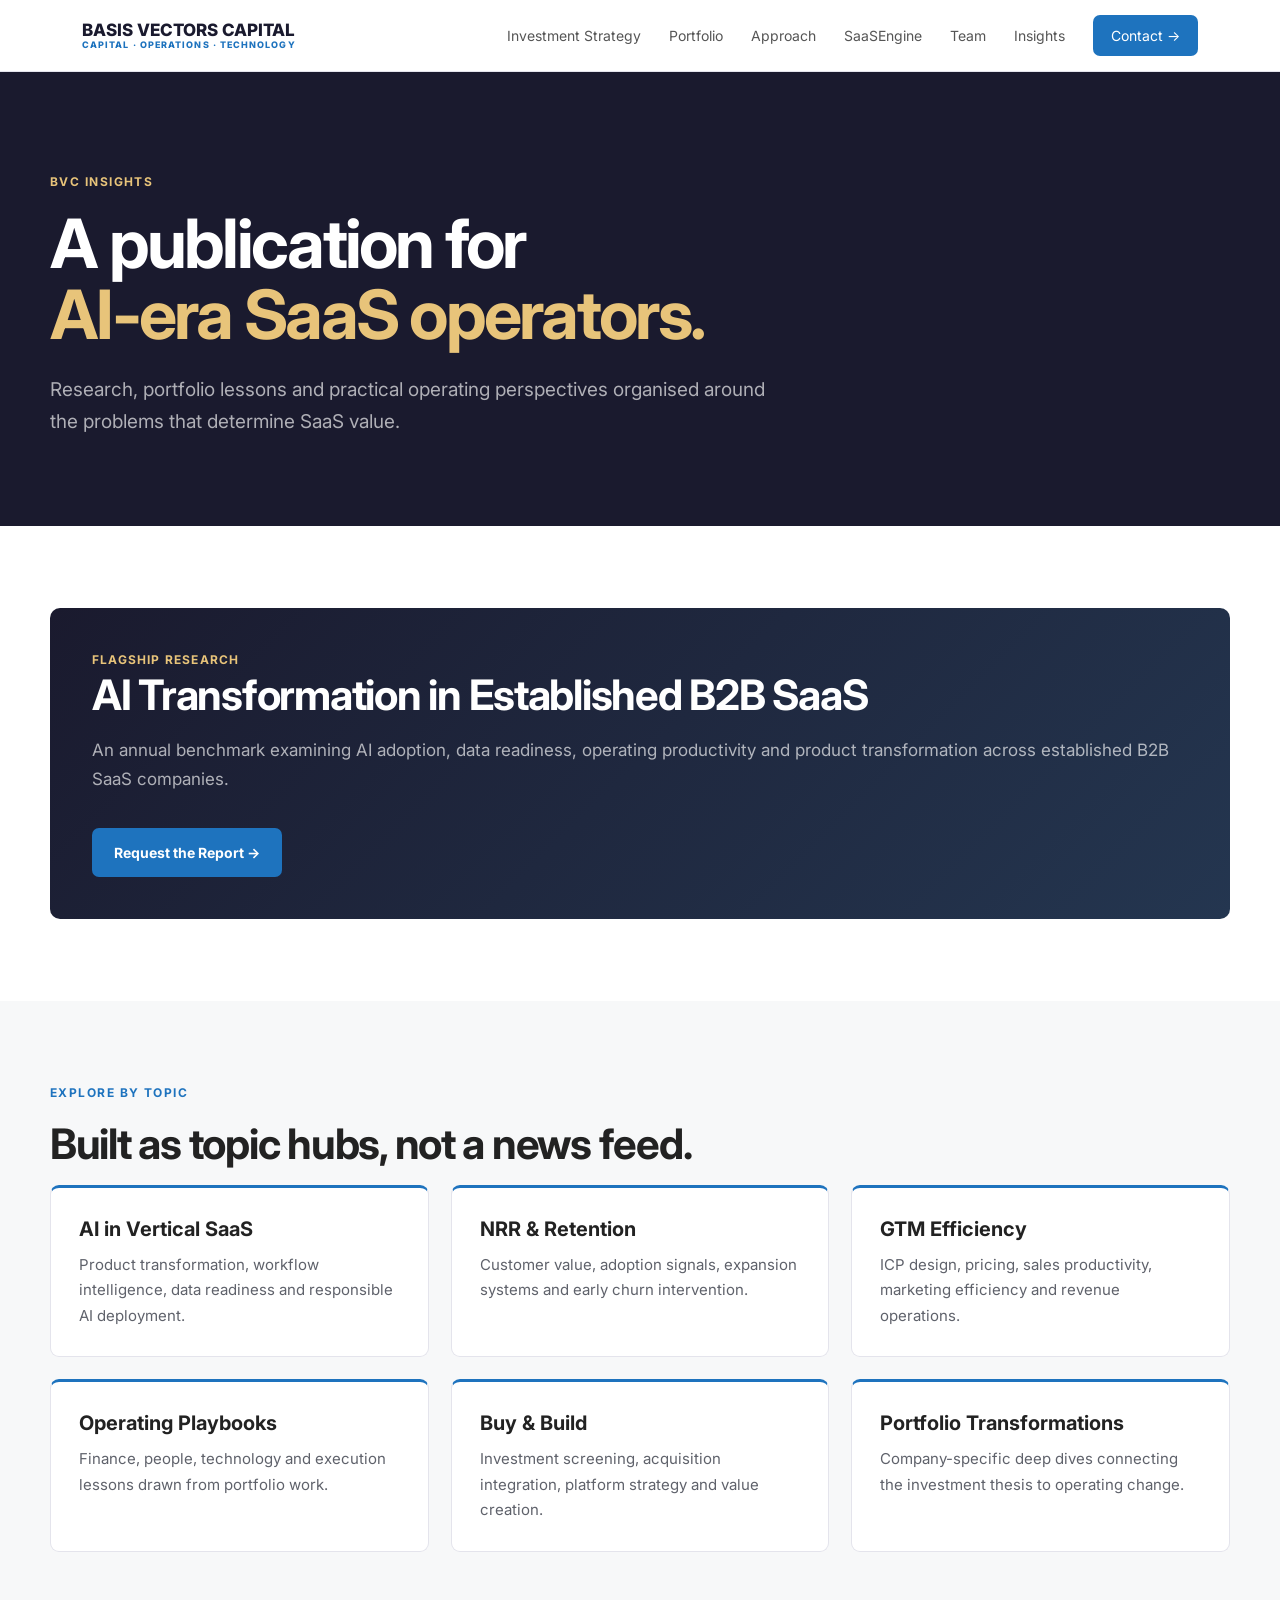
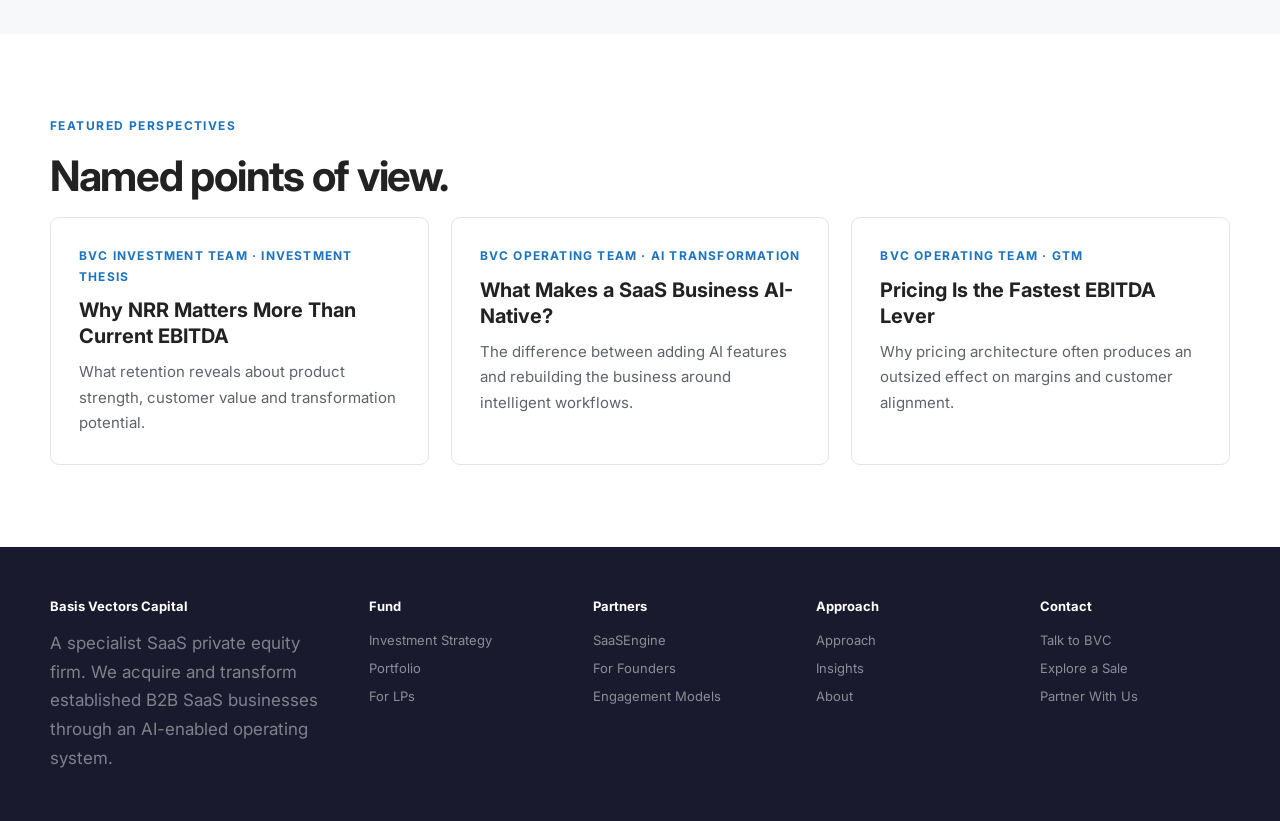
<file: insights.html>
<!doctype html><html lang="en"><head><meta http-equiv="Cache-Control" content="no-cache, no-store, must-revalidate"><meta http-equiv="Pragma" content="no-cache"><meta http-equiv="Expires" content="0"><meta charset="utf-8"><meta name="viewport" content="width=device-width,initial-scale=1"><title>Insights | Basis Vectors Capital</title><link rel="preconnect" href="https://fonts.googleapis.com"><link href="https://fonts.googleapis.com/css2?family=Inter:wght@400;500;600;700;800&display=swap" rel="stylesheet"><link rel="stylesheet" href="site.css"></head><body><nav><div class="nav"><a class="logo" href="index.html">BASIS VECTORS CAPITAL<small>CAPITAL · OPERATIONS · TECHNOLOGY</small></a><a href="strategy.html">Investment Strategy</a><a href="portfolio.html?rev=3ead876">Portfolio</a><a href="approach.html">Approach</a><a href="https://bv-saasengine.bvc-marketin-7315.chatgpt.site">SaaSEngine</a><a href="team.html">Team</a><a href="insights.html">Insights</a><a class="cta" href="contact.html">Contact →</a></div></nav><header class="hero"><div class="wrap"><div class="eyebrow">BVC Insights</div><h1>A publication for<br><em>AI-era SaaS operators.</em></h1><p>Research, portfolio lessons and practical operating perspectives organised around the problems that determine SaaS value.</p></div></header><section><div class="wrap"><div class="report"><div class="kicker" style="color:var(--gold)">Flagship research</div><h2>AI Transformation in Established B2B SaaS</h2><p>An annual benchmark examining AI adoption, data readiness, operating productivity and product transformation across established B2B SaaS companies.</p><div class="actions"><a class="btn" href="contact.html">Request the Report →</a></div></div></div></section><section class="soft"><div class="wrap"><div class="eyebrow">Explore by topic</div><h2>Built as topic hubs, not a news feed.</h2><div class="grid3"><div class="card hub"><h3>AI in Vertical SaaS</h3><p>Product transformation, workflow intelligence, data readiness and responsible AI deployment.</p></div><div class="card hub"><h3>NRR &amp; Retention</h3><p>Customer value, adoption signals, expansion systems and early churn intervention.</p></div><div class="card hub"><h3>GTM Efficiency</h3><p>ICP design, pricing, sales productivity, marketing efficiency and revenue operations.</p></div><div class="card hub"><h3>Operating Playbooks</h3><p>Finance, people, technology and execution lessons drawn from portfolio work.</p></div><div class="card hub"><h3>Buy &amp; Build</h3><p>Investment screening, acquisition integration, platform strategy and value creation.</p></div><div class="card hub"><h3>Portfolio Transformations</h3><p>Company-specific deep dives connecting the investment thesis to operating change.</p></div></div></div></section><section><div class="wrap"><div class="eyebrow">Featured perspectives</div><h2>Named points of view.</h2><div class="grid3"><a class="card article" href="article-nrr.html"><div class="num">BVC INVESTMENT TEAM · INVESTMENT THESIS</div><h3>Why NRR Matters More Than Current EBITDA</h3><p>What retention reveals about product strength, customer value and transformation potential.</p></a><a class="card article" href="article-ai-native.html"><div class="num">BVC OPERATING TEAM · AI TRANSFORMATION</div><h3>What Makes a SaaS Business AI-Native?</h3><p>The difference between adding AI features and rebuilding the business around intelligent workflows.</p></a><a class="card article" href="article-pricing.html"><div class="num">BVC OPERATING TEAM · GTM</div><h3>Pricing Is the Fastest EBITDA Lever</h3><p>Why pricing architecture often produces an outsized effect on margins and customer alignment.</p></a></div></div></section><footer><div class="footer"><div><h4>Basis Vectors Capital</h4><p>A specialist SaaS private equity firm. We acquire and transform established B2B SaaS businesses through an AI-enabled operating system.</p></div><div><h4>Fund</h4><a href="strategy.html">Investment Strategy</a><a href="portfolio.html?rev=3ead876">Portfolio</a><a href="lps.html">For LPs</a></div><div><h4>Partners</h4><a href="https://bv-saasengine.bvc-marketin-7315.chatgpt.site">SaaSEngine</a><a href="founders.html">For Founders</a><a href="engagement-models.html">Engagement Models</a></div><div><h4>Approach</h4><a href="approach.html">Approach</a><a href="insights.html">Insights</a><a href="about.html">About</a></div><div><h4>Contact</h4><a href="contact.html">Talk to BVC</a><a href="founders.html">Explore a Sale</a><a href="https://bv-saasengine.bvc-marketin-7315.chatgpt.site">Partner With Us</a></div></div></footer></body></html>
</file>
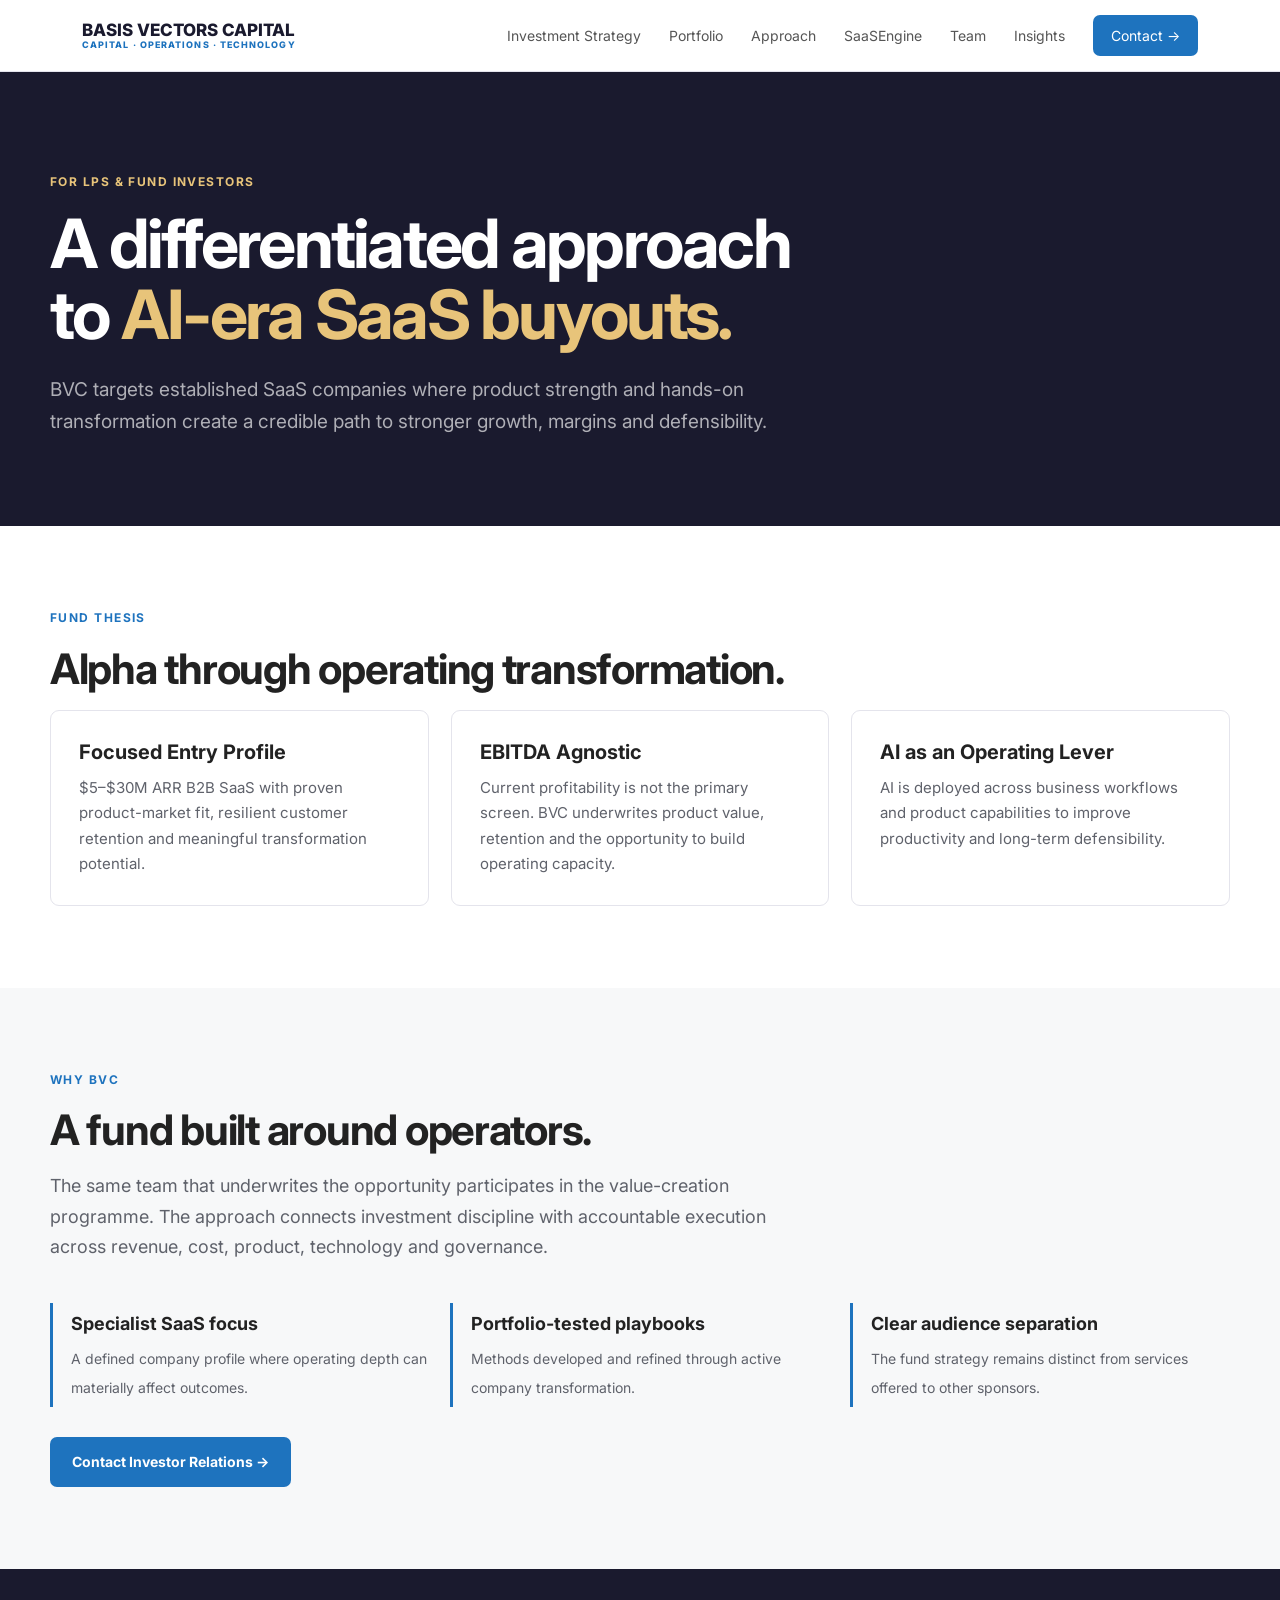
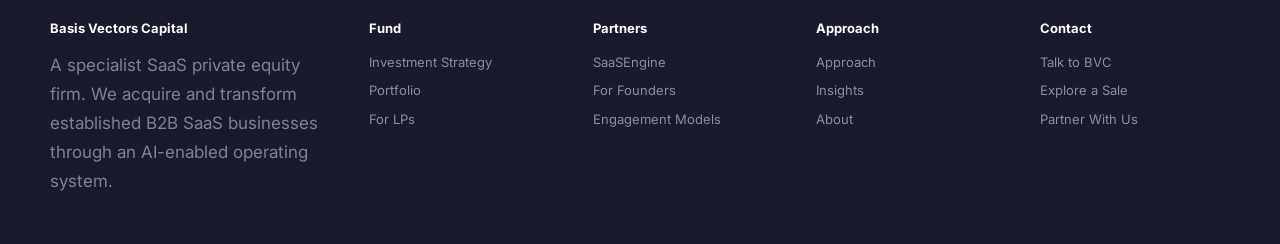
<file: lps.html>
<!doctype html><html lang="en"><head><meta http-equiv="Cache-Control" content="no-cache, no-store, must-revalidate"><meta http-equiv="Pragma" content="no-cache"><meta http-equiv="Expires" content="0"><meta charset="utf-8"><meta name="viewport" content="width=device-width,initial-scale=1"><title>For LPs | Basis Vectors Capital</title><link rel="preconnect" href="https://fonts.googleapis.com"><link href="https://fonts.googleapis.com/css2?family=Inter:wght@400;500;600;700;800&display=swap" rel="stylesheet"><link rel="stylesheet" href="site.css"></head><body><nav><div class="nav"><a class="logo" href="index.html">BASIS VECTORS CAPITAL<small>CAPITAL · OPERATIONS · TECHNOLOGY</small></a><a href="strategy.html">Investment Strategy</a><a href="portfolio.html?rev=3ead876">Portfolio</a><a href="approach.html">Approach</a><a href="https://bv-saasengine.bvc-marketin-7315.chatgpt.site">SaaSEngine</a><a href="team.html">Team</a><a href="insights.html">Insights</a><a class="cta" href="contact.html">Contact →</a></div></nav><header class="hero"><div class="wrap"><div class="eyebrow">For LPs & Fund Investors</div><h1>A differentiated approach<br>to <em>AI-era SaaS buyouts.</em></h1><p>BVC targets established SaaS companies where product strength and hands-on transformation create a credible path to stronger growth, margins and defensibility.</p></div></header><section><div class="wrap"><div class="eyebrow">Fund thesis</div><h2>Alpha through operating transformation.</h2><div class="grid3"><div class="card"><h3>Focused Entry Profile</h3><p>$5–$30M ARR B2B SaaS with proven product-market fit, resilient customer retention and meaningful transformation potential.</p></div><div class="card"><h3>EBITDA Agnostic</h3><p>Current profitability is not the primary screen. BVC underwrites product value, retention and the opportunity to build operating capacity.</p></div><div class="card"><h3>AI as an Operating Lever</h3><p>AI is deployed across business workflows and product capabilities to improve productivity and long-term defensibility.</p></div></div></div></section><section class="soft"><div class="wrap"><div class="eyebrow">Why BVC</div><h2>A fund built around operators.</h2><p class="lead">The same team that underwrites the opportunity participates in the value-creation programme. The approach connects investment discipline with accountable execution across revenue, cost, product, technology and governance.</p><div class="proof-row"><div class="proof"><strong>Specialist SaaS focus</strong><span>A defined company profile where operating depth can materially affect outcomes.</span></div><div class="proof"><strong>Portfolio-tested playbooks</strong><span>Methods developed and refined through active company transformation.</span></div><div class="proof"><strong>Clear audience separation</strong><span>The fund strategy remains distinct from services offered to other sponsors.</span></div></div><a class="btn" href="contact.html">Contact Investor Relations →</a></div></section><footer><div class="footer"><div><h4>Basis Vectors Capital</h4><p>A specialist SaaS private equity firm. We acquire and transform established B2B SaaS businesses through an AI-enabled operating system.</p></div><div><h4>Fund</h4><a href="strategy.html">Investment Strategy</a><a href="portfolio.html?rev=3ead876">Portfolio</a><a href="lps.html">For LPs</a></div><div><h4>Partners</h4><a href="https://bv-saasengine.bvc-marketin-7315.chatgpt.site">SaaSEngine</a><a href="founders.html">For Founders</a><a href="engagement-models.html">Engagement Models</a></div><div><h4>Approach</h4><a href="approach.html">Approach</a><a href="insights.html">Insights</a><a href="about.html">About</a></div><div><h4>Contact</h4><a href="contact.html">Talk to BVC</a><a href="founders.html">Explore a Sale</a><a href="https://bv-saasengine.bvc-marketin-7315.chatgpt.site">Partner With Us</a></div></div></footer></body></html>
</file>
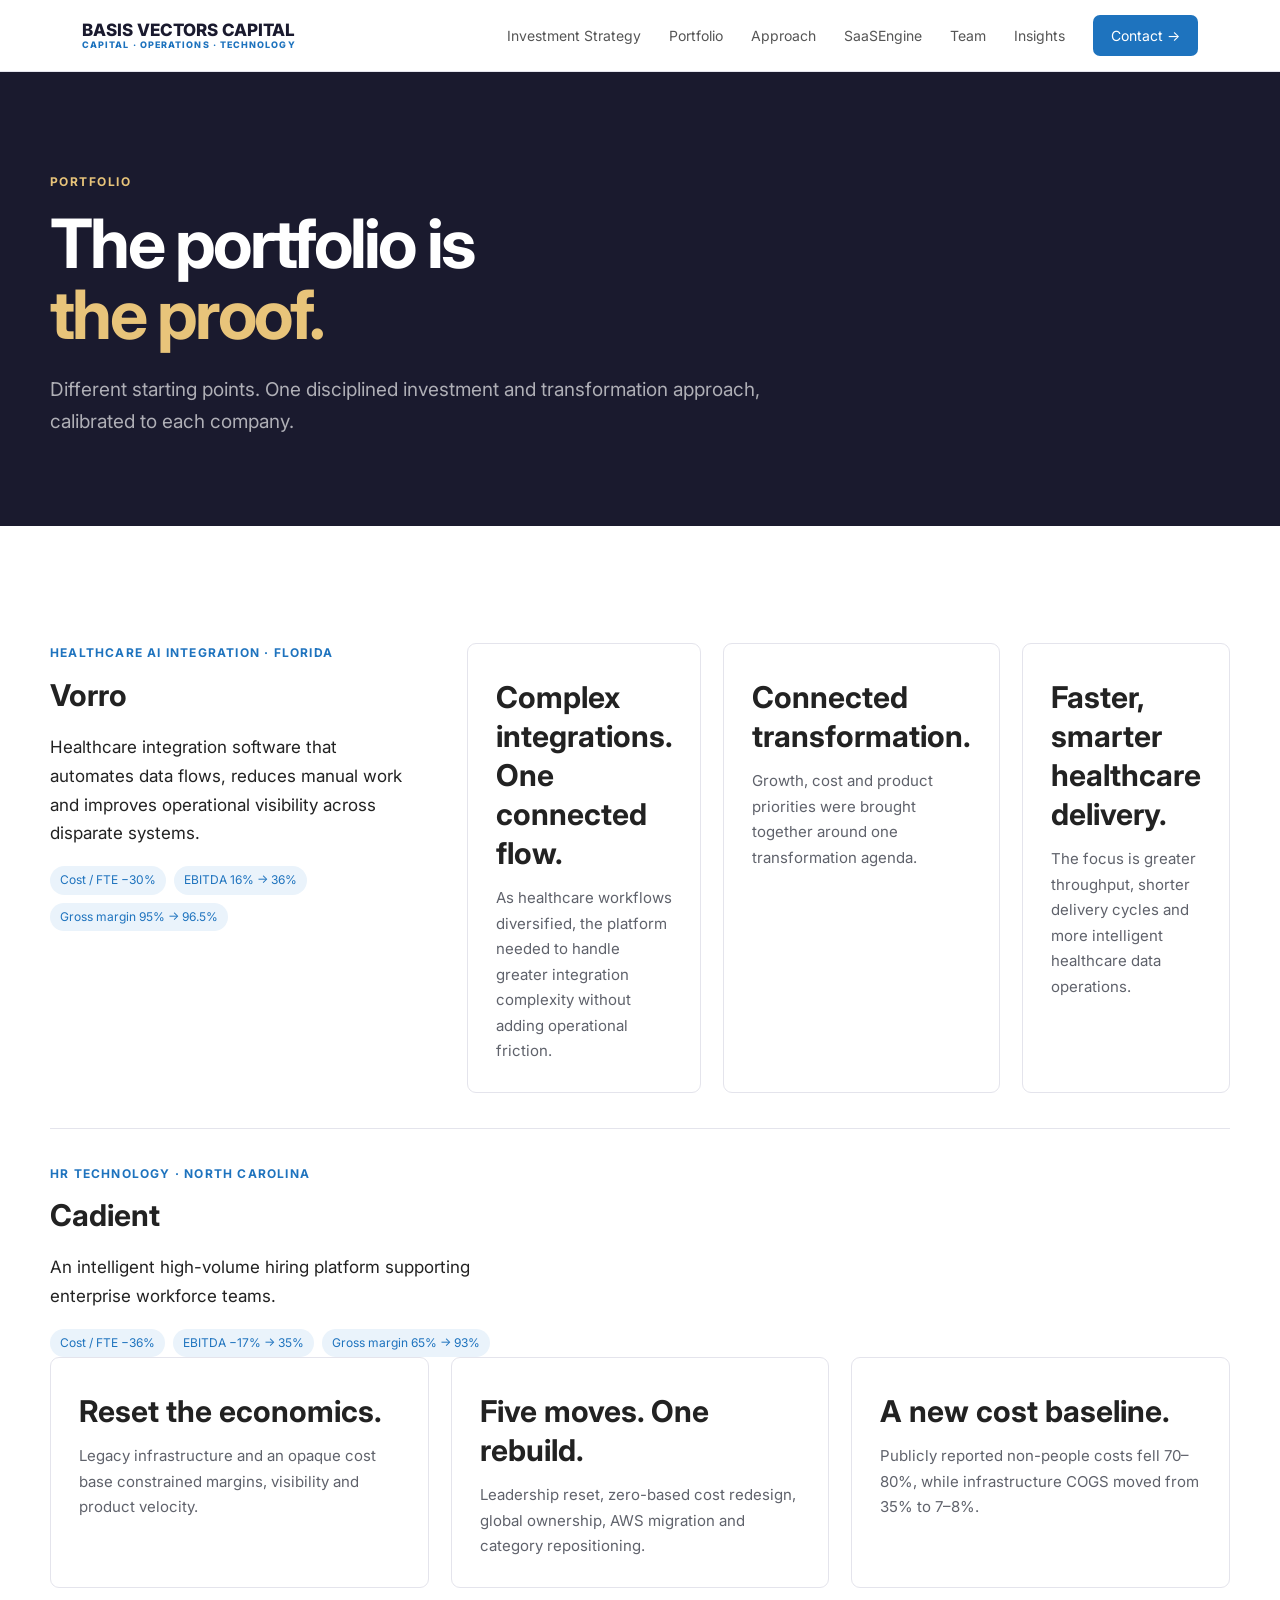
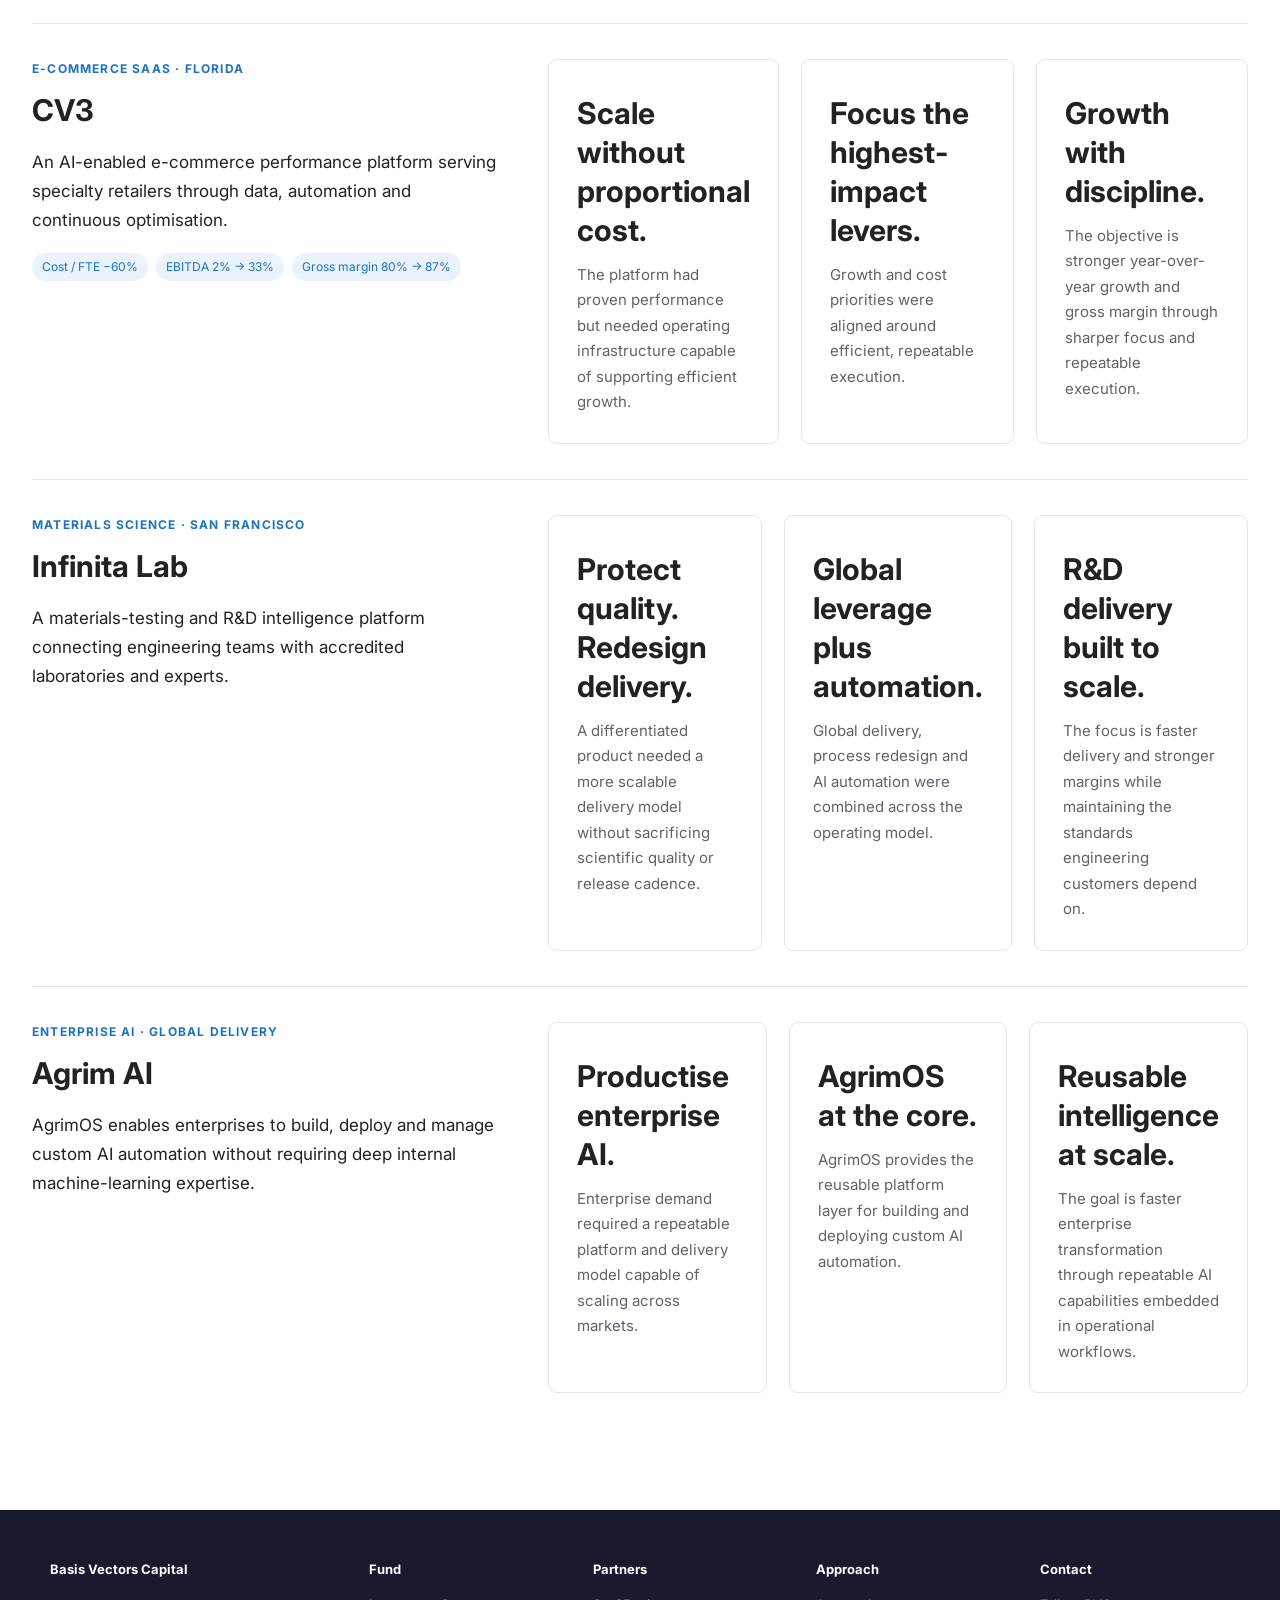
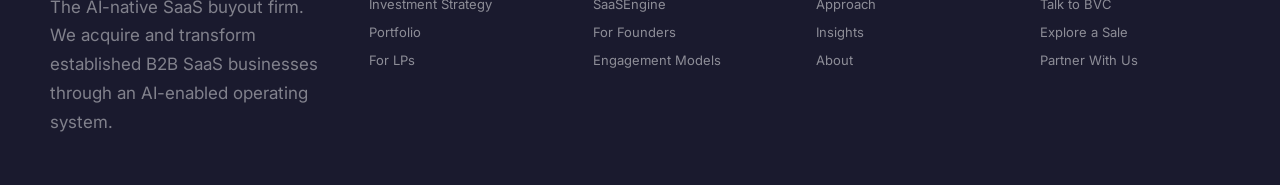
<file: portfolio.html>
<!doctype html><html lang="en"><head><meta http-equiv="Cache-Control" content="no-cache, no-store, must-revalidate"><meta http-equiv="Pragma" content="no-cache"><meta http-equiv="Expires" content="0"><meta charset="utf-8"><meta name="viewport" content="width=device-width,initial-scale=1"><title>Portfolio | Basis Vectors Capital</title><link rel="preconnect" href="https://fonts.googleapis.com"><link href="https://fonts.googleapis.com/css2?family=Inter:wght@400;500;600;700;800&display=swap" rel="stylesheet"><link rel="stylesheet" href="site.css"></head><body><nav><div class="nav"><a class="logo" href="index.html">BASIS VECTORS CAPITAL<small>CAPITAL · OPERATIONS · TECHNOLOGY</small></a><a href="strategy.html">Investment Strategy</a><a href="portfolio.html?rev=3ead876">Portfolio</a><a href="approach.html">Approach</a><a href="https://bv-saasengine.bvc-marketin-7315.chatgpt.site">SaaSEngine</a><a href="team.html">Team</a><a href="insights.html">Insights</a><a class="cta" href="contact.html">Contact →</a></div></nav><header class="hero"><div class="wrap"><div class="eyebrow">Portfolio</div><h1>The portfolio is<br><em>the proof.</em></h1><p>Different starting points. One disciplined investment and transformation approach, calibrated to each company.</p></div></header><section><div class="wrap">
<div class="case"><div class="case-grid"><div><div class="kicker">Healthcare AI integration · Florida</div><h3>Vorro</h3><p>Healthcare integration software that automates data flows, reduces manual work and improves operational visibility across disparate systems.</p><div class="tags"><span class="tag">Cost / FTE −30%</span><span class="tag">EBITDA 16% → 36%</span><span class="tag">Gross margin 95% → 96.5%</span></div></div><div class="grid3"><div class="card"><h3>Complex integrations. One connected flow.</h3><p>As healthcare workflows diversified, the platform needed to handle greater integration complexity without adding operational friction.</p></div><div class="card"><h3>Connected transformation.</h3><p>Growth, cost and product priorities were brought together around one transformation agenda.</p></div><div class="card"><h3>Faster, smarter healthcare delivery.</h3><p>The focus is greater throughput, shorter delivery cycles and more intelligent healthcare data operations.</p></div></div></div></div>
<div class="case"><div class="case-grid"><div><div class="kicker">HR technology · North Carolina</div><h3>Cadient</h3><p>An intelligent high-volume hiring platform supporting enterprise workforce teams.</p><div class="tags"><span class="tag">Cost / FTE −36%</span><span class="tag">EBITDA −17% → 35%</span><span class="tag">Gross margin 65% → 93%</span></div></div></div><div><div class="grid3"><div class="card"><h3>Reset the economics.</h3><p>Legacy infrastructure and an opaque cost base constrained margins, visibility and product velocity.</p></div><div class="card"><h3>Five moves. One rebuild.</h3><p>Leadership reset, zero-based cost redesign, global ownership, AWS migration and category repositioning.</p></div><div class="card"><h3>A new cost baseline.</h3><p>Publicly reported non-people costs fell 70–80%, while infrastructure COGS moved from 35% to 7–8%.</p></div></div></div></div></div>
<div class="case"><div class="case-grid"><div><div class="kicker">E-commerce SaaS · Florida</div><h3>CV3</h3><p>An AI-enabled e-commerce performance platform serving specialty retailers through data, automation and continuous optimisation.</p><div class="tags"><span class="tag">Cost / FTE −60%</span><span class="tag">EBITDA 2% → 33%</span><span class="tag">Gross margin 80% → 87%</span></div></div><div class="grid3"><div class="card"><h3>Scale without proportional cost.</h3><p>The platform had proven performance but needed operating infrastructure capable of supporting efficient growth.</p></div><div class="card"><h3>Focus the highest-impact levers.</h3><p>Growth and cost priorities were aligned around efficient, repeatable execution.</p></div><div class="card"><h3>Growth with discipline.</h3><p>The objective is stronger year-over-year growth and gross margin through sharper focus and repeatable execution.</p></div></div></div></div>
<div class="case"><div class="case-grid"><div><div class="kicker">Materials science · San Francisco</div><h3>Infinita Lab</h3><p>A materials-testing and R&amp;D intelligence platform connecting engineering teams with accredited laboratories and experts.</p></div><div class="grid3"><div class="card"><h3>Protect quality. Redesign delivery.</h3><p>A differentiated product needed a more scalable delivery model without sacrificing scientific quality or release cadence.</p></div><div class="card"><h3>Global leverage plus automation.</h3><p>Global delivery, process redesign and AI automation were combined across the operating model.</p></div><div class="card"><h3>R&amp;D delivery built to scale.</h3><p>The focus is faster delivery and stronger margins while maintaining the standards engineering customers depend on.</p></div></div></div></div>
<div class="case"><div class="case-grid"><div><div class="kicker">Enterprise AI · Global delivery</div><h3>Agrim AI</h3><p>AgrimOS enables enterprises to build, deploy and manage custom AI automation without requiring deep internal machine-learning expertise.</p></div><div class="grid3"><div class="card"><h3>Productise enterprise AI.</h3><p>Enterprise demand required a repeatable platform and delivery model capable of scaling across markets.</p></div><div class="card"><h3>AgrimOS at the core.</h3><p>AgrimOS provides the reusable platform layer for building and deploying custom AI automation.</p></div><div class="card"><h3>Reusable intelligence at scale.</h3><p>The goal is faster enterprise transformation through repeatable AI capabilities embedded in operational workflows.</p></div></div></div></div>
</div></section><footer><div class="footer"><div><h4>Basis Vectors Capital</h4><p>The AI-native SaaS buyout firm. We acquire and transform established B2B SaaS businesses through an AI-enabled operating system.</p></div><div><h4>Fund</h4><a href="strategy.html">Investment Strategy</a><a href="portfolio.html?rev=3ead876">Portfolio</a><a href="lps.html">For LPs</a></div><div><h4>Partners</h4><a href="https://bv-saasengine.bvc-marketin-7315.chatgpt.site">SaaSEngine</a><a href="founders.html">For Founders</a><a href="engagement-models.html">Engagement Models</a></div><div><h4>Approach</h4><a href="approach.html">Approach</a><a href="insights.html">Insights</a><a href="about.html">About</a></div><div><h4>Contact</h4><a href="contact.html">Talk to BVC</a><a href="founders.html">Explore a Sale</a><a href="https://bv-saasengine.bvc-marketin-7315.chatgpt.site">Partner With Us</a></div></div></footer></body></html>
</file>
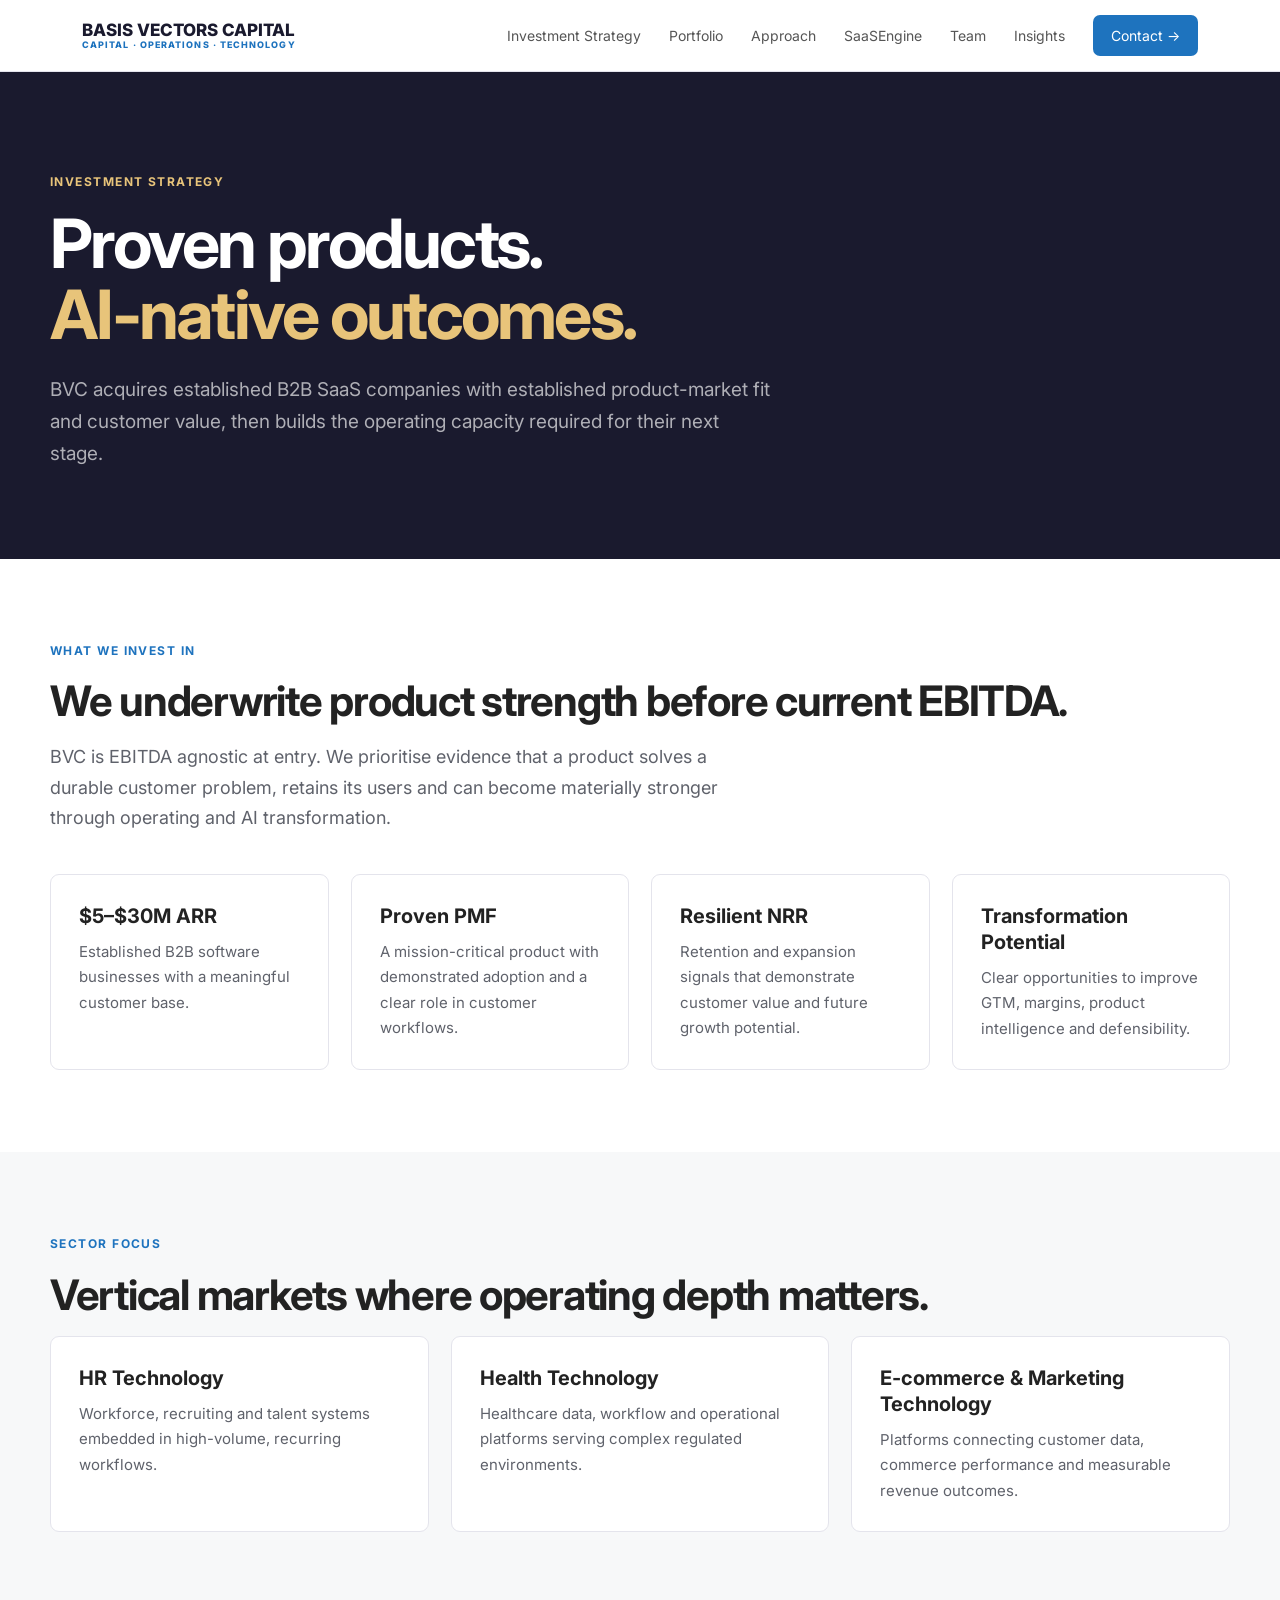
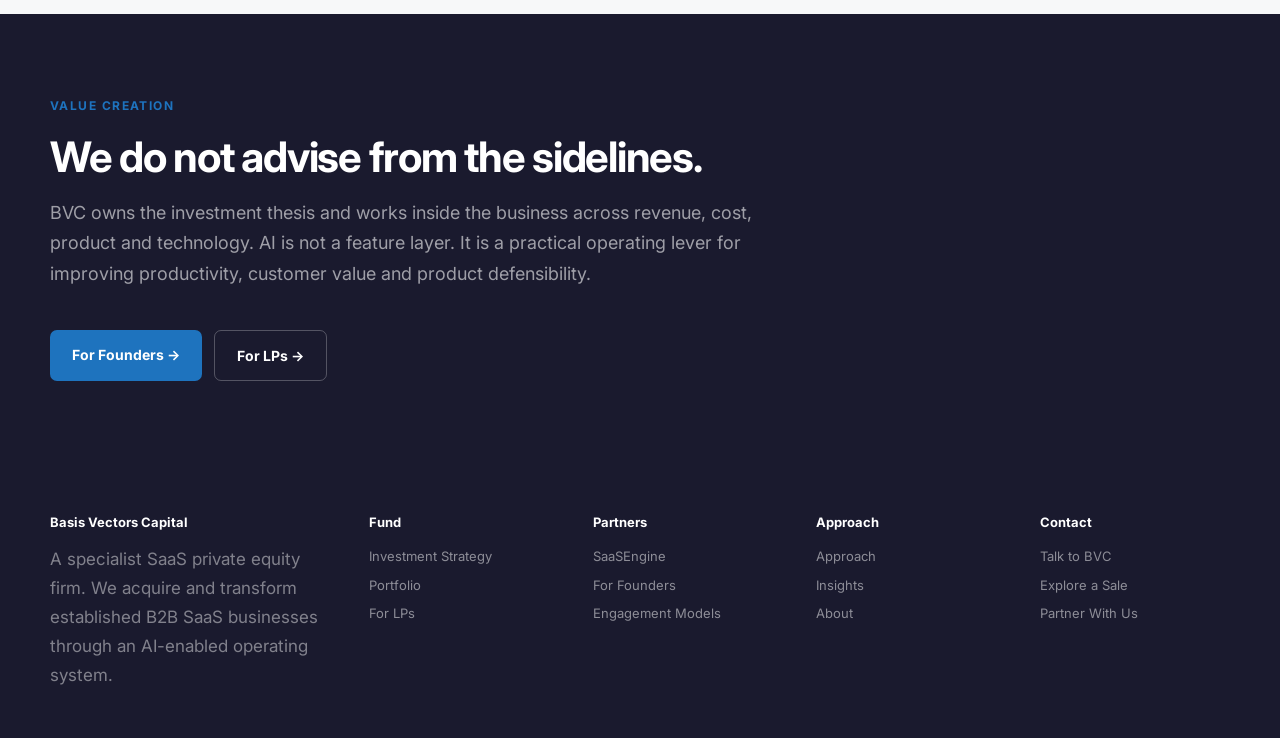
<file: strategy.html>
<!doctype html><html lang="en"><head><meta http-equiv="Cache-Control" content="no-cache, no-store, must-revalidate"><meta http-equiv="Pragma" content="no-cache"><meta http-equiv="Expires" content="0"><meta charset="utf-8"><meta name="viewport" content="width=device-width,initial-scale=1"><title>Investment Strategy | Basis Vectors Capital</title><link rel="preconnect" href="https://fonts.googleapis.com"><link href="https://fonts.googleapis.com/css2?family=Inter:wght@400;500;600;700;800&display=swap" rel="stylesheet"><link rel="stylesheet" href="site.css"></head><body><nav><div class="nav"><a class="logo" href="index.html">BASIS VECTORS CAPITAL<small>CAPITAL · OPERATIONS · TECHNOLOGY</small></a><a href="strategy.html">Investment Strategy</a><a href="portfolio.html?rev=3ead876">Portfolio</a><a href="approach.html">Approach</a><a href="https://bv-saasengine.bvc-marketin-7315.chatgpt.site">SaaSEngine</a><a href="team.html">Team</a><a href="insights.html">Insights</a><a class="cta" href="contact.html">Contact →</a></div></nav><header class="hero"><div class="wrap"><div class="eyebrow">Investment Strategy</div><h1>Proven products.<br><em>AI-native outcomes.</em></h1><p>BVC acquires established B2B SaaS companies with established product-market fit and customer value, then builds the operating capacity required for their next stage.</p></div></header><section><div class="wrap"><div class="eyebrow">What we invest in</div><h2>We underwrite product strength before current EBITDA.</h2><p class="lead">BVC is EBITDA agnostic at entry. We prioritise evidence that a product solves a durable customer problem, retains its users and can become materially stronger through operating and AI transformation.</p><div class="grid4"><div class="card"><h3>$5–$30M ARR</h3><p>Established B2B software businesses with a meaningful customer base.</p></div><div class="card"><h3>Proven PMF</h3><p>A mission-critical product with demonstrated adoption and a clear role in customer workflows.</p></div><div class="card"><h3>Resilient NRR</h3><p>Retention and expansion signals that demonstrate customer value and future growth potential.</p></div><div class="card"><h3>Transformation Potential</h3><p>Clear opportunities to improve GTM, margins, product intelligence and defensibility.</p></div></div></div></section><section class="soft"><div class="wrap"><div class="eyebrow">Sector focus</div><h2>Vertical markets where operating depth matters.</h2><div class="grid3"><div class="card"><h3>HR Technology</h3><p>Workforce, recruiting and talent systems embedded in high-volume, recurring workflows.</p></div><div class="card"><h3>Health Technology</h3><p>Healthcare data, workflow and operational platforms serving complex regulated environments.</p></div><div class="card"><h3>E-commerce &amp; Marketing Technology</h3><p>Platforms connecting customer data, commerce performance and measurable revenue outcomes.</p></div></div></div></section><section class="dark"><div class="wrap"><div class="eyebrow">Value creation</div><h2>We do not advise from the sidelines.</h2><p class="lead">BVC owns the investment thesis and works inside the business across revenue, cost, product and technology. AI is not a feature layer. It is a practical operating lever for improving productivity, customer value and product defensibility.</p><div class="actions"><a class="btn" href="founders.html">For Founders →</a><a class="btn alt" href="lps.html">For LPs →</a></div></div></section><footer><div class="footer"><div><h4>Basis Vectors Capital</h4><p>A specialist SaaS private equity firm. We acquire and transform established B2B SaaS businesses through an AI-enabled operating system.</p></div><div><h4>Fund</h4><a href="strategy.html">Investment Strategy</a><a href="portfolio.html?rev=3ead876">Portfolio</a><a href="lps.html">For LPs</a></div><div><h4>Partners</h4><a href="https://bv-saasengine.bvc-marketin-7315.chatgpt.site">SaaSEngine</a><a href="founders.html">For Founders</a><a href="engagement-models.html">Engagement Models</a></div><div><h4>Approach</h4><a href="approach.html">Approach</a><a href="insights.html">Insights</a><a href="about.html">About</a></div><div><h4>Contact</h4><a href="contact.html">Talk to BVC</a><a href="founders.html">Explore a Sale</a><a href="https://bv-saasengine.bvc-marketin-7315.chatgpt.site">Partner With Us</a></div></div></footer></body></html>
</file>
<file: site.css>
:root{--ink:#222;--muted:#5f626b;--blue:#1e73be;--blue2:#1558a0;--navy:#1a1a2e;--gold:#e8c47a;--line:#e4e4ec;--soft:#f7f8f9;--white:#fff;--max:1180px}*{box-sizing:border-box;margin:0;padding:0}html{scroll-behavior:smooth}body{font-family:Inter,Arial,sans-serif;color:var(--ink);font-size:17px;line-height:1.7;background:#fff}nav{height:72px;border-bottom:1px solid var(--line);background:#fff;position:sticky;top:0;z-index:20}.nav{max-width:var(--max);height:100%;margin:auto;padding:0 32px;display:flex;align-items:center;gap:28px}.logo{font-weight:800;color:var(--navy);text-decoration:none;margin-right:auto;line-height:1.05}.logo small{display:block;font-size:9px;letter-spacing:.12em;color:var(--blue)}.nav a:not(.logo){font-size:14px;color:#555;text-decoration:none}.nav a:hover{color:var(--blue)}.nav .cta{background:var(--blue);color:#fff!important;padding:9px 18px;border-radius:7px}.hero{background:var(--navy);color:#fff;padding:100px 32px 88px}.wrap{max-width:var(--max);margin:auto}.eyebrow{font-size:12px;font-weight:700;letter-spacing:.12em;text-transform:uppercase;color:var(--blue);margin-bottom:16px}.hero .eyebrow{color:var(--gold)}h1{font-size:clamp(44px,6vw,68px);line-height:1.04;letter-spacing:-.04em;max-width:850px;margin-bottom:24px}h1 em,h2 em{font-style:normal;color:var(--gold)}.hero p{font-size:19px;color:rgba(255,255,255,.65);max-width:720px}.actions{display:flex;gap:12px;margin-top:34px;flex-wrap:wrap}.btn{display:inline-block;padding:13px 22px;border-radius:7px;background:var(--blue);color:#fff;text-decoration:none;font-size:14px;font-weight:700}.btn:hover{background:var(--blue2)}.btn.alt{background:transparent;border:1px solid rgba(255,255,255,.25)}section{padding:82px 32px}.soft{background:var(--soft)}.dark{background:var(--navy);color:#fff}h2{font-size:42px;line-height:1.12;letter-spacing:-.03em;margin-bottom:18px}.lead{font-size:18px;color:var(--muted);max-width:720px;margin-bottom:40px}.dark .lead{color:rgba(255,255,255,.58)}.grid2,.grid3,.grid4{display:grid;gap:22px}.grid2{grid-template-columns:repeat(2,1fr)}.grid3{grid-template-columns:repeat(3,1fr)}.grid4{grid-template-columns:repeat(4,1fr)}.card{border:1px solid var(--line);border-radius:9px;padding:28px;background:#fff}.dark .card{background:rgba(255,255,255,.05);border-color:rgba(255,255,255,.1)}.card h3{font-size:20px;line-height:1.3;margin-bottom:10px}.card p,.card li{font-size:15px;color:var(--muted)}.dark .card p,.dark .card li{color:rgba(255,255,255,.55)}.card .num{font-size:12px;font-weight:700;letter-spacing:.1em;color:var(--blue);margin-bottom:10px}.dark .card .num{color:var(--gold)}ul{padding-left:18px}.metric{font-size:42px;font-weight:800;color:var(--blue);line-height:1;margin-bottom:8px}.quote{border-left:3px solid var(--gold);padding-left:22px;font-size:23px;max-width:820px}.cta-band{background:var(--navy);color:#fff;border-radius:10px;padding:44px;display:flex;justify-content:space-between;align-items:center;gap:30px}.cta-band h2{font-size:34px;margin:0}.portfolio-name{font-size:30px;font-weight:800;margin-bottom:8px}.tags{display:flex;gap:8px;flex-wrap:wrap;margin-top:18px}.tag{font-size:12px;background:#eaf3fb;color:var(--blue);padding:4px 10px;border-radius:999px}.article{display:block;text-decoration:none;color:inherit}.article:hover{box-shadow:0 7px 24px rgba(0,0,0,.09)}footer{background:var(--navy);color:rgba(255,255,255,.45);padding:48px 32px}.footer{max-width:var(--max);margin:auto;display:grid;grid-template-columns:1.5fr repeat(4,1fr);gap:34px}.footer h4{color:#fff;font-size:13px;margin-bottom:12px}.footer a{display:block;color:rgba(255,255,255,.5);text-decoration:none;font-size:13px;margin:6px 0}.footer a:hover{color:#fff}.note{font-size:13px;color:var(--muted);margin-top:24px}@media(max-width:850px){.nav a:not(.logo):not(.cta){display:none}.hero{padding:70px 24px}section{padding:60px 24px}.grid2,.grid3,.grid4,.footer{grid-template-columns:1fr}.cta-band{display:block}.cta-band .btn{margin-top:24px}h2{font-size:34px}}
.proof-row{display:grid;grid-template-columns:repeat(3,1fr);gap:20px;margin:30px 0}.proof{border-left:3px solid var(--blue);padding:6px 0 6px 18px}.proof strong{display:block;font-size:18px;margin-bottom:4px}.proof span{font-size:14px;color:var(--muted)}.module{position:relative;padding-top:46px}.module:before{position:absolute;top:20px;left:28px;font-size:12px;color:var(--blue);font-weight:800;letter-spacing:.1em}.module:nth-child(1):before{content:"01 · FINANCE"}.module:nth-child(2):before{content:"02 · GTM"}.module:nth-child(3):before{content:"03 · PEOPLE"}.module:nth-child(4):before{content:"04 · TECHNOLOGY"}.module:nth-child(5):before{content:"05 · AI INTELLIGENCE"}.team-card h3{margin-bottom:2px}.role{font-size:12px!important;color:var(--blue)!important;font-weight:700;text-transform:uppercase;letter-spacing:.06em;margin-bottom:12px}.hub{border-top:3px solid var(--blue)}.kicker{font-size:12px;font-weight:700;color:var(--blue);text-transform:uppercase;letter-spacing:.1em}.case{border-top:1px solid var(--line);padding:35px 0}.case:first-child{border-top:0}.case-grid{display:grid;grid-template-columns:1fr 1.5fr;gap:50px}.case h3{font-size:30px;margin:6px 0 12px}.facts{display:grid;grid-template-columns:repeat(3,1fr);gap:12px;margin-top:18px}.fact{background:var(--soft);padding:13px;border-radius:7px;font-size:13px}.article-body{max-width:780px}.article-body h2{font-size:32px;margin-top:42px}.article-body p{margin:16px 0;color:#444}.report{background:linear-gradient(135deg,var(--navy),#243650);color:#fff;border-radius:10px;padding:42px}.report p{color:rgba(255,255,255,.65)}@media(max-width:850px){.proof-row,.case-grid,.facts{grid-template-columns:1fr}}
</file>
